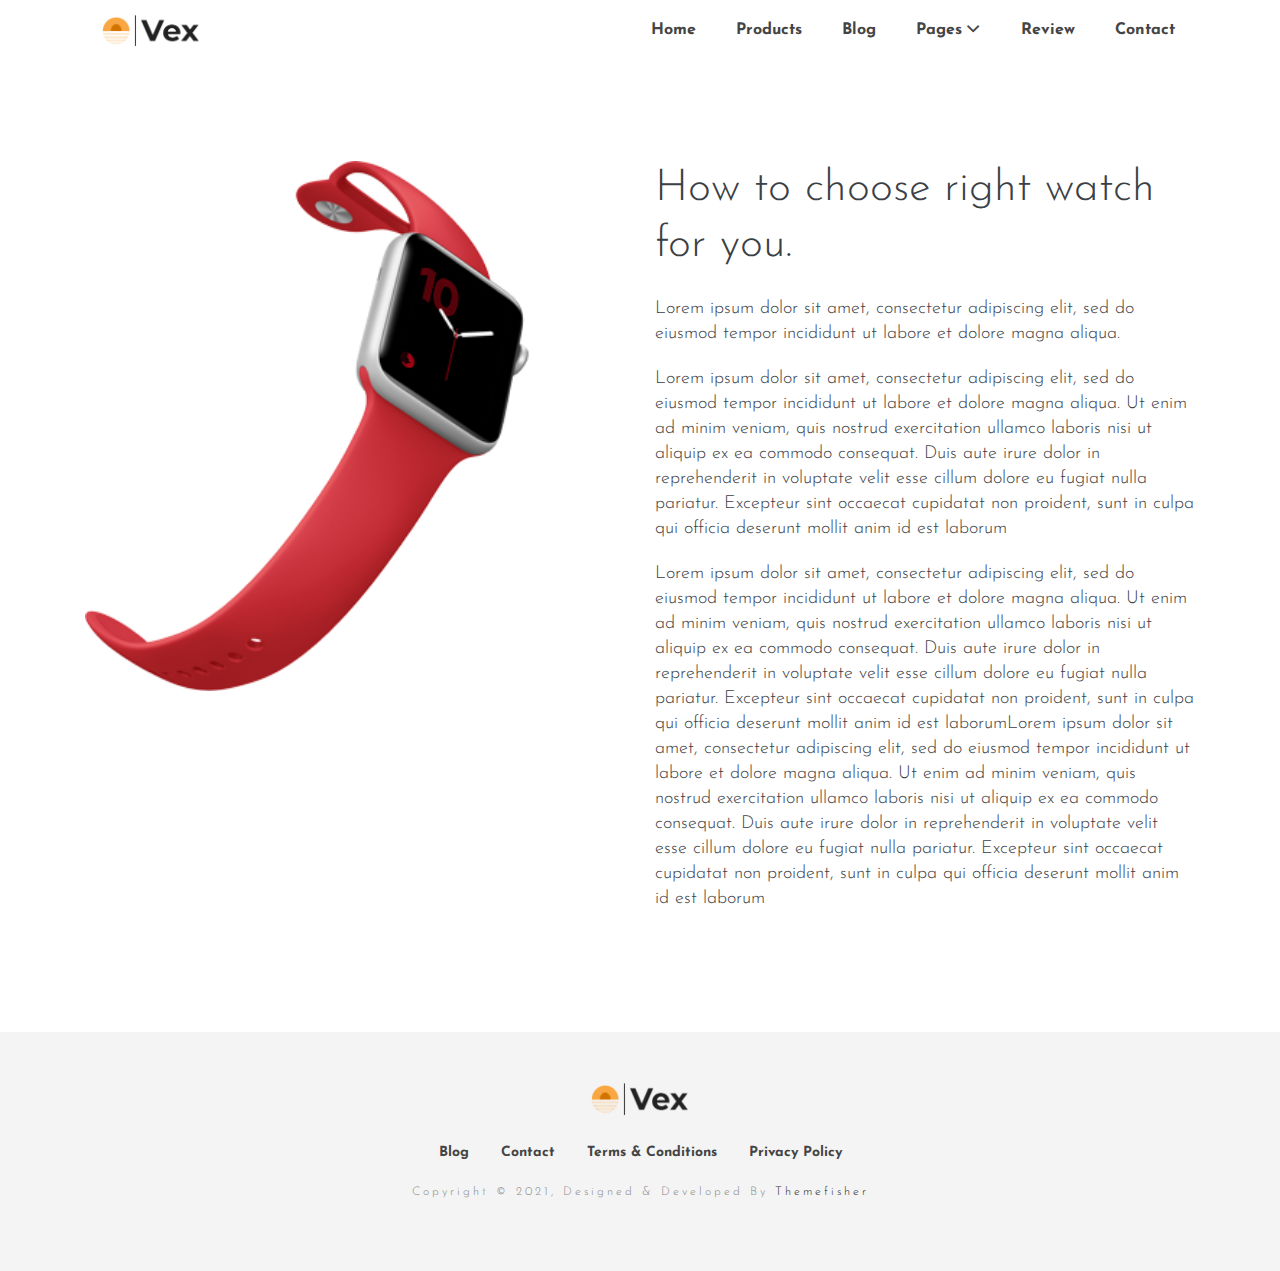
<file: theme/blog-details.html>
<!DOCTYPE html>

<!--
 // WEBSITE: https://themefisher.com
 // TWITTER: https://twitter.com/themefisher
 // FACEBOOK: https://www.facebook.com/themefisher
 // GITHUB: https://github.com/themefisher/
-->

<html lang="en">
<head>

  <!-- ** Basic Page Needs ** -->
  <meta charset="utf-8">
  <title>Vex - Product Landing Page Boostarp Template</title>

  <!-- ** Mobile Specific Metas ** -->
  <meta http-equiv="X-UA-Compatible" content="IE=edge">
  <meta name="description" content="Vex HTML Template">
  <meta name="viewport" content="width=device-width, initial-scale=1.0, maximum-scale=5.0">
  <meta name="author" content="Themefisher">
  <meta name="generator" content="Themefisher Vex HTML Template v1.0">
  
  <!-- ** Plugins Needed for the Project ** -->
  <link rel="stylesheet" href="https://fonts.googleapis.com/css?family=Droid&#43;Serif:400%7cJosefin&#43;Sans:300,400,600,700 ">
  <link rel="stylesheet" href="plugins/bootstrap/bootstrap.min.css ">
  <link rel="stylesheet" href="plugins/themefisher-font/themefisher-font.min.css ">
  <link rel="stylesheet" href="plugins/slick/slick.min.css ">
  
  <!-- Stylesheets -->
  <link href="css/style.css" rel="stylesheet">
  
  <!--Favicon-->
  <link rel="icon" href="images/favicon.png" type="image/x-icon">

</head><body id="body">
  
<!-- preloader start -->
<div class="preloader"></div>
<!-- preloader end -->

  
<header class="navigation sticky-top bg-white">
  <div class="container">
    <nav class="navbar navbar-expand-lg navbar-light">
      <a class="navbar-brand" href="index.html"> <img src="images/logo.png" alt="Vex" width="100px">
      </a>
      <button class="navbar-toggler p-0 border-0" type="button" data-toggle="collapse" data-target="#navigation"
        aria-controls="navigation" aria-expanded="false" aria-label="Toggle navigation">
        <span class="navbar-toggler-icon"></span>
      </button>

      <div class="collapse navbar-collapse text-center" id="navigation">
        <ul class="navbar-nav ml-auto mr-n0 mr-md-n3">

          <li class="nav-item">
            <a class="nav-link" href="index.html">Home</a>
          </li>

          <li class="nav-item">
            <a class="nav-link" href="products.html">Products</a>
          </li>

          <li class="nav-item">
            <a class="nav-link" href="blog.html">Blog</a>
          </li>

          <li class="nav-item dropdown">
            <a class="nav-link dropdown-toggle" href="#!" id="dropdown03" data-toggle="dropdown" aria-haspopup="true" aria-expanded="false">Pages <i class="tf-ion-chevron-down"></i></a>
            <ul class="dropdown-menu" aria-labelledby="dropdown03">
              <li><a class="dropdown-item" href="blog-details.html">Blog Details</a></li>
              <li><a class="dropdown-item" href="product-details.html">Product Details</a></li>
              <li><a class="dropdown-item" href="privacy-policy.html">Privacy Policy</a></li>
              <li><a class="dropdown-item" href="terms-conditions.html">Terms Conditions</a></li>
              
              <li class="dropdown dropdown-submenu dropright">
                <a class="dropdown-item dropdown-toggle" href="#!" id="dropdown0301" role="button" data-toggle="dropdown" aria-haspopup="true" aria-expanded="false">Sub Menu 01</a>
      
                <ul class="dropdown-menu" aria-labelledby="dropdown0301">
                  <li><a class="dropdown-item" href="index.html">Submenu 11</a></li>
                  <li><a class="dropdown-item" href="index.html">Submenu 12</a></li>
                </ul>
              </li>
              
              <li class="dropdown dropdown-submenu dropleft">
                <a class="dropdown-item dropdown-toggle" href="#!" id="dropdown0301" role="button" data-toggle="dropdown" aria-haspopup="true" aria-expanded="false">Sub Menu 02</a>
      
                <ul class="dropdown-menu" aria-labelledby="dropdown0301">
                  <li><a class="dropdown-item" href="index.html">Submenu 21</a></li>
                  <li><a class="dropdown-item" href="index.html">Submenu 22</a></li>
                </ul>
              </li>
            </ul>
          </li>

          <li class="nav-item">
            <a class="nav-link" href="index.html#testimonial">Review</a>
          </li>

          <li class="nav-item">
            <a class="nav-link" href="contact.html">Contact</a>
          </li>

        </ul>

      </div>
    </nav>
  </div>
</header>

<section class="section">
  <div class="container">
    <div class="row">
      <div class="col-md-5 mb-4 mb-md-0">
        <div class="sticky-image">
          <img class="img-fluid w-100" src="images/showcase/showcase-1.png" alt="How to choose right watch for you.">
        </div>
      </div>
      <div class="col-lg-6 col-md-7 offset-lg-1">
        <h1 class="mb-4">How to choose right watch for you.</h1>
        <div class="content">
          <p>Lorem ipsum dolor sit amet, consectetur adipiscing elit, sed do eiusmod tempor incididunt ut labore et dolore magna aliqua.</p>
          <p>Lorem ipsum dolor sit amet, consectetur adipiscing elit, sed do eiusmod tempor incididunt ut labore et dolore magna aliqua. Ut enim ad minim veniam, quis nostrud exercitation ullamco laboris nisi ut aliquip ex ea commodo consequat. Duis aute irure dolor in reprehenderit in voluptate velit esse cillum dolore eu fugiat nulla pariatur. Excepteur sint occaecat cupidatat non proident, sunt in culpa qui officia deserunt mollit anim id est laborum</p>
          <p>Lorem ipsum dolor sit amet, consectetur adipiscing elit, sed do eiusmod tempor incididunt ut labore et dolore magna aliqua. Ut enim ad minim veniam, quis nostrud exercitation ullamco laboris nisi ut aliquip ex ea commodo consequat. Duis aute irure dolor in reprehenderit in voluptate velit esse cillum dolore eu fugiat nulla pariatur. Excepteur sint occaecat cupidatat non proident, sunt in culpa qui officia deserunt mollit anim id est laborumLorem ipsum dolor sit amet, consectetur adipiscing elit, sed do eiusmod tempor incididunt ut labore et dolore magna aliqua. Ut enim ad minim veniam, quis nostrud exercitation ullamco laboris nisi ut aliquip ex ea commodo consequat. Duis aute irure dolor in reprehenderit in voluptate velit esse cillum dolore eu fugiat nulla pariatur. Excepteur sint occaecat cupidatat non proident, sunt in culpa qui officia deserunt mollit anim id est laborum</p>
        </div>
      </div>
    </div>
  </div>
</section>

<script src="plugins/jquery/jquery.js"></script>

<script src="plugins/bootstrap/bootstrap.min.js"></script>

<script src="plugins/slick/slick.min.js"></script>

<script src="js/script.js"></script>
</body>
</html>
<footer>
  <div class="container text-center">
    <div class="row">
      <div class="col-md-12">
        <div class="block">
          <a href="index.html" class="mb-4 d-inline-block"> <img src="images/logo.png" alt="Vex" width="100px"> </a>
          <ul class="list-inline footer-menu">
            
            <li class="list-inline-item">
              <a href="blog.html">Blog</a>
            </li>
            
            <li class="list-inline-item">
              <a href="contact.html">Contact</a>
            </li>
            
            <li class="list-inline-item">
              <a href="terms-conditions.html">Terms &amp; Conditions</a>
            </li>
            
            <li class="list-inline-item">
              <a href="privacy-policy.html">Privacy Policy</a>
            </li>
            
          </ul>
          <p class="copyright-text">Copyright &copy; 2021, Designed &amp; Developed By <a href="https://themefisher.com/">Themefisher</a></p>
        </div>
      </div>
    </div>
  </div>
</footer>
</file>
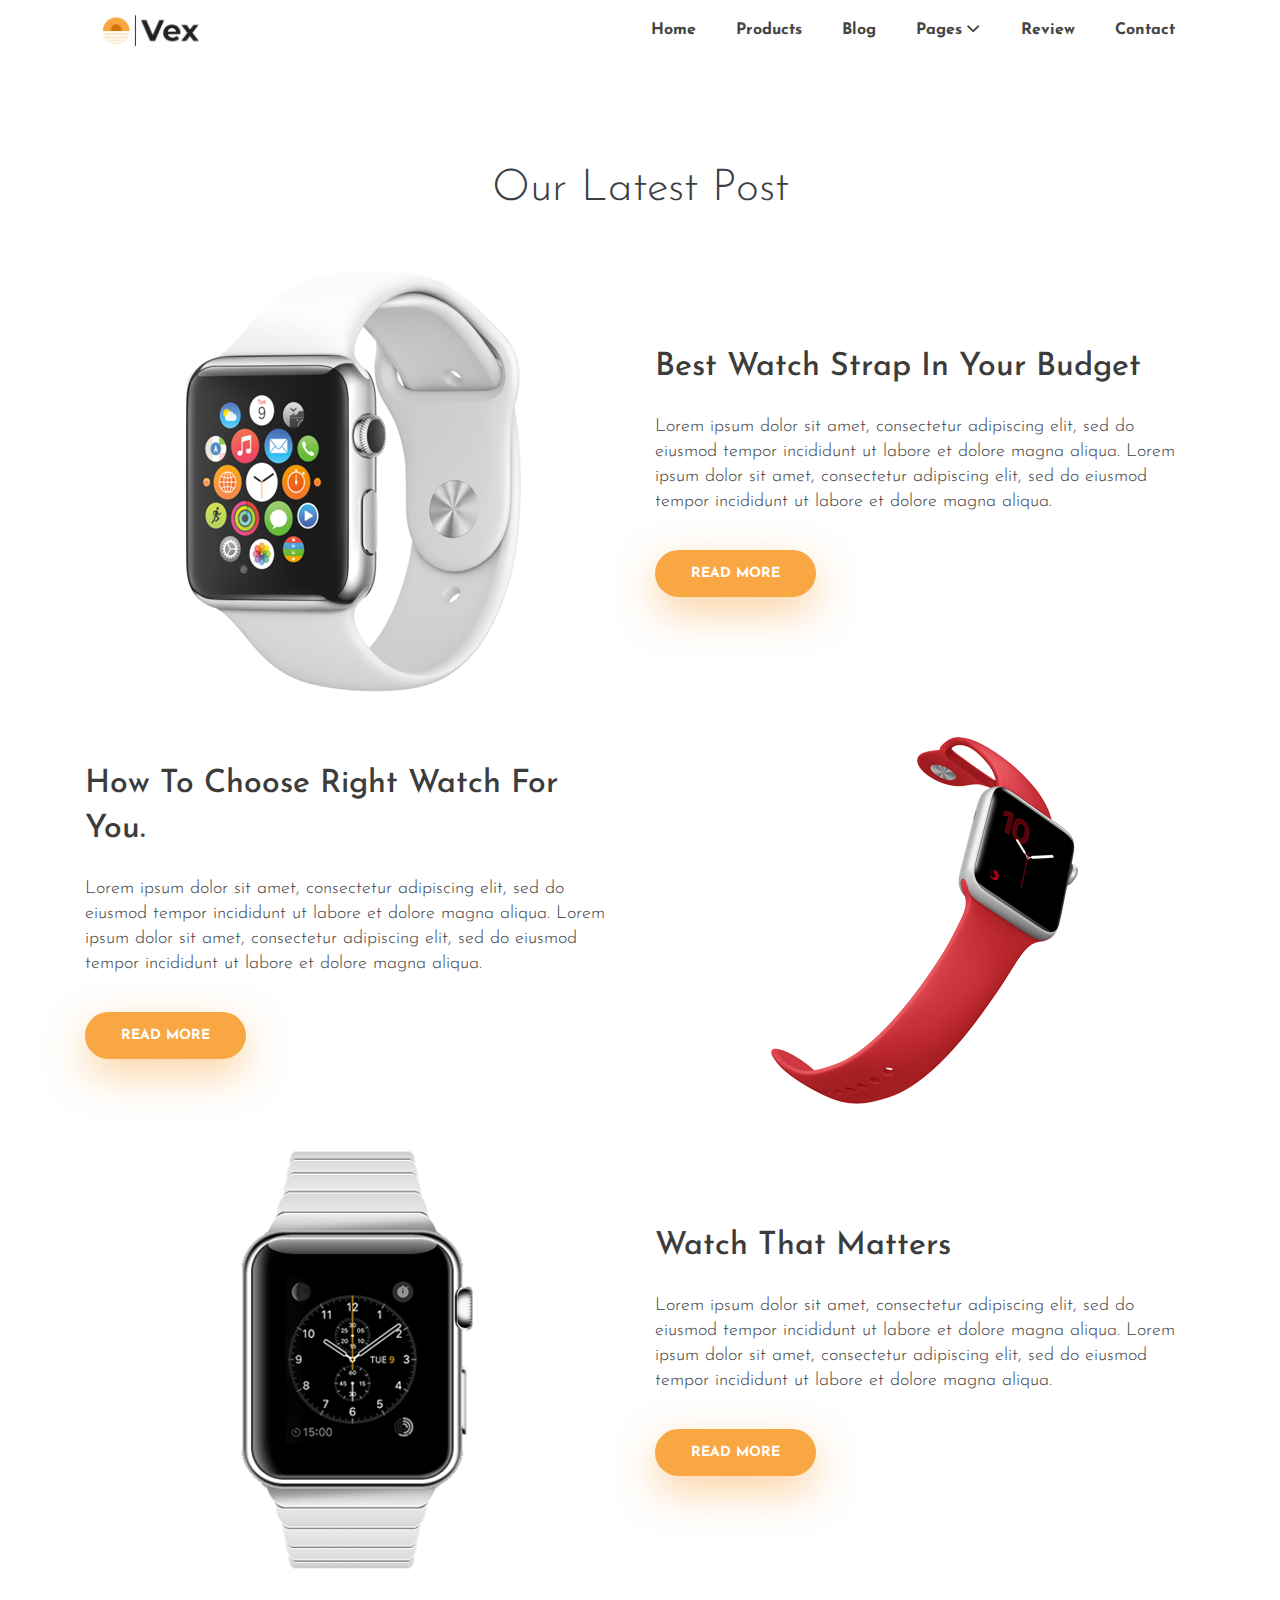
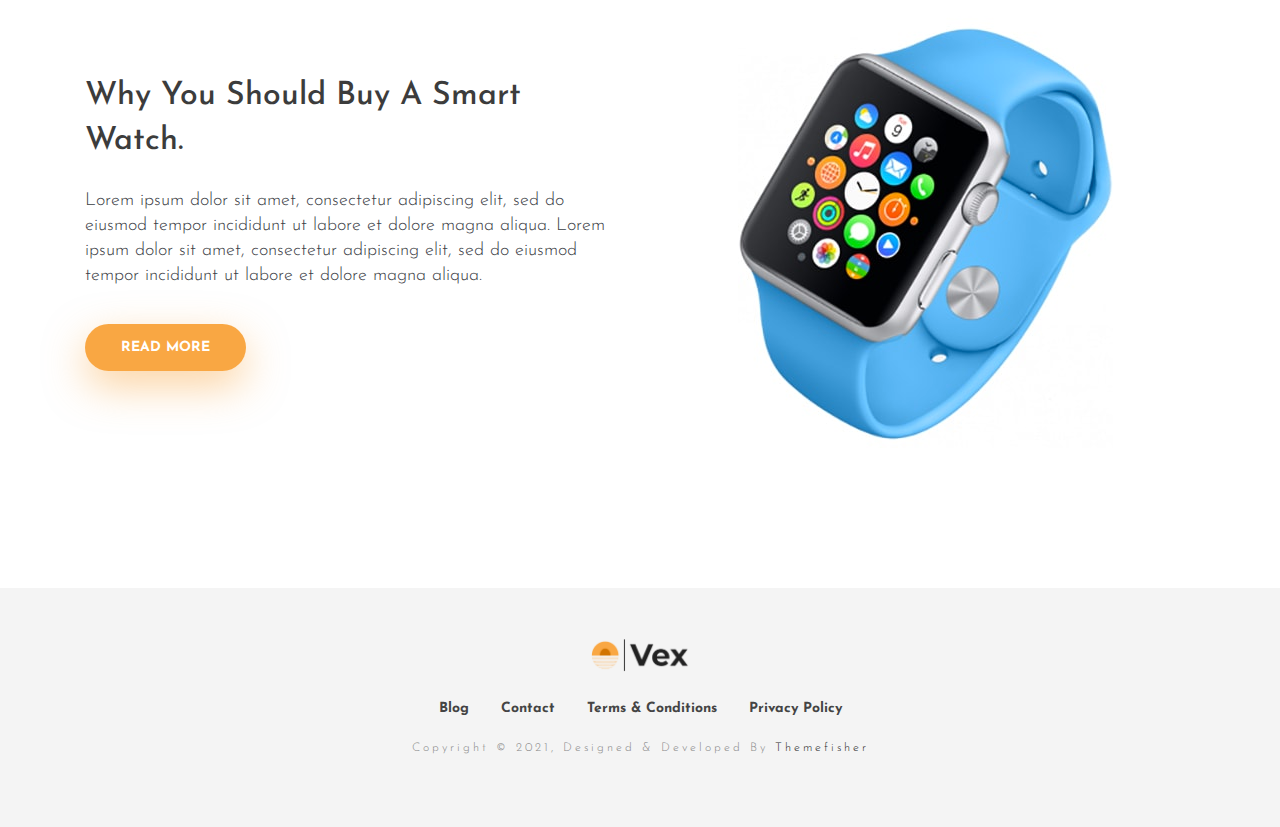
<file: theme/blog.html>
<!DOCTYPE html>

<!--
 // WEBSITE: https://themefisher.com
 // TWITTER: https://twitter.com/themefisher
 // FACEBOOK: https://www.facebook.com/themefisher
 // GITHUB: https://github.com/themefisher/
-->

<html lang="en">
<head>

  <!-- ** Basic Page Needs ** -->
  <meta charset="utf-8">
  <title>Vex - Product Landing Page Boostarp Template</title>

  <!-- ** Mobile Specific Metas ** -->
  <meta http-equiv="X-UA-Compatible" content="IE=edge">
  <meta name="description" content="Vex HTML Template">
  <meta name="viewport" content="width=device-width, initial-scale=1.0, maximum-scale=5.0">
  <meta name="author" content="Themefisher">
  <meta name="generator" content="Themefisher Vex HTML Template v1.0">
  
  <!-- ** Plugins Needed for the Project ** -->
  <link rel="stylesheet" href="https://fonts.googleapis.com/css?family=Droid&#43;Serif:400%7cJosefin&#43;Sans:300,400,600,700 ">
  <link rel="stylesheet" href="plugins/bootstrap/bootstrap.min.css ">
  <link rel="stylesheet" href="plugins/themefisher-font/themefisher-font.min.css ">
  <link rel="stylesheet" href="plugins/slick/slick.min.css ">
  
  <!-- Stylesheets -->
  <link href="css/style.css" rel="stylesheet">
  
  <!--Favicon-->
  <link rel="icon" href="images/favicon.png" type="image/x-icon">

</head><body id="body">
  
<!-- preloader start -->
<div class="preloader"></div>
<!-- preloader end -->

  
<header class="navigation sticky-top bg-white">
  <div class="container">
    <nav class="navbar navbar-expand-lg navbar-light">
      <a class="navbar-brand" href="index.html"> <img src="images/logo.png" alt="Vex" width="100px">
      </a>
      <button class="navbar-toggler p-0 border-0" type="button" data-toggle="collapse" data-target="#navigation"
        aria-controls="navigation" aria-expanded="false" aria-label="Toggle navigation">
        <span class="navbar-toggler-icon"></span>
      </button>

      <div class="collapse navbar-collapse text-center" id="navigation">
        <ul class="navbar-nav ml-auto mr-n0 mr-md-n3">

          <li class="nav-item">
            <a class="nav-link" href="index.html">Home</a>
          </li>

          <li class="nav-item">
            <a class="nav-link" href="products.html">Products</a>
          </li>

          <li class="nav-item">
            <a class="nav-link" href="blog.html">Blog</a>
          </li>

          <li class="nav-item dropdown">
            <a class="nav-link dropdown-toggle" href="#!" id="dropdown03" data-toggle="dropdown" aria-haspopup="true" aria-expanded="false">Pages <i class="tf-ion-chevron-down"></i></a>
            <ul class="dropdown-menu" aria-labelledby="dropdown03">
              <li><a class="dropdown-item" href="blog-details.html">Blog Details</a></li>
              <li><a class="dropdown-item" href="product-details.html">Product Details</a></li>
              <li><a class="dropdown-item" href="privacy-policy.html">Privacy Policy</a></li>
              <li><a class="dropdown-item" href="terms-conditions.html">Terms Conditions</a></li>
              
              <li class="dropdown dropdown-submenu dropright">
                <a class="dropdown-item dropdown-toggle" href="#!" id="dropdown0301" role="button" data-toggle="dropdown" aria-haspopup="true" aria-expanded="false">Sub Menu 01</a>
      
                <ul class="dropdown-menu" aria-labelledby="dropdown0301">
                  <li><a class="dropdown-item" href="index.html">Submenu 11</a></li>
                  <li><a class="dropdown-item" href="index.html">Submenu 12</a></li>
                </ul>
              </li>
              
              <li class="dropdown dropdown-submenu dropleft">
                <a class="dropdown-item dropdown-toggle" href="#!" id="dropdown0301" role="button" data-toggle="dropdown" aria-haspopup="true" aria-expanded="false">Sub Menu 02</a>
      
                <ul class="dropdown-menu" aria-labelledby="dropdown0301">
                  <li><a class="dropdown-item" href="index.html">Submenu 21</a></li>
                  <li><a class="dropdown-item" href="index.html">Submenu 22</a></li>
                </ul>
              </li>
            </ul>
          </li>

          <li class="nav-item">
            <a class="nav-link" href="index.html#testimonial">Review</a>
          </li>

          <li class="nav-item">
            <a class="nav-link" href="contact.html">Contact</a>
          </li>

        </ul>

      </div>
    </nav>
  </div>
</header>

<section class="feature-list section">
  <div class="container">
    <div class="row">
      <div class="col-12 text-center mb-5">
        <h1>Our Latest Post</h1>
      </div>
    </div>
    
    <div class="row mb-40">
      <div class="col-md-6 text-center mb-5 mb-lg-0">
        <img class="img-fluid" src="images/showcase/showcase-3.png" alt="">
      </div>
      <div class="col-md-6 align-self-center text-center text-md-left">
        <div class="content">
          <h4 class="subheading"><a class="link-title" href="blog-details.html">Best Watch Strap In Your Budget</a></h4>
          <p>Lorem ipsum dolor sit amet, consectetur adipiscing elit, sed do eiusmod tempor incididunt ut labore et dolore magna aliqua.
Lorem ipsum dolor sit amet, consectetur adipiscing elit, sed do eiusmod tempor incididunt ut labore et dolore magna aliqua.</p>
          <a href="blog-details.html" class="btn btn-main btn-main-sm">Read More</a>
        </div>
      </div>
    </div>
    
    <div class="row mb-40">
      <div class="col-md-6 order-md-1 order-2 align-self-center text-center text-md-left">
        <div class="content">
          <h4 class="subheading"><a class="link-title" href="blog-details.html">How to choose right watch for you.</a></h4>
          <p>Lorem ipsum dolor sit amet, consectetur adipiscing elit, sed do eiusmod tempor incididunt ut labore et dolore magna aliqua.
Lorem ipsum dolor sit amet, consectetur adipiscing elit, sed do eiusmod tempor incididunt ut labore et dolore magna aliqua.</p>
          <a href="blog-details.html" class="btn btn-main btn-main-sm">Read More</a>
        </div>
      </div>
      <div class="col-md-6 order-md-2 order-1 text-center mb-5 mb-lg-0">
        <img class="img-fluid" src="images/showcase/showcase-1.png" alt="">
      </div>
    </div>
    
    
    <div class="row mb-40">
      <div class="col-md-6 text-center mb-5 mb-lg-0">
        <img class="img-fluid" src="images/showcase/showcase-4.png" alt="">
      </div>
      <div class="col-md-6 align-self-center text-center text-md-left">
        <div class="content">
          <h4 class="subheading"><a class="link-title" href="blog-details.html">Watch That Matters</a></h4>
          <p>Lorem ipsum dolor sit amet, consectetur adipiscing elit, sed do eiusmod tempor incididunt ut labore et dolore magna aliqua.
Lorem ipsum dolor sit amet, consectetur adipiscing elit, sed do eiusmod tempor incididunt ut labore et dolore magna aliqua.</p>
          <a href="blog-details.html" class="btn btn-main btn-main-sm">Read More</a>
        </div>
      </div>
    </div>
    
    <div class="row mb-40">
      <div class="col-md-6 order-md-1 order-2 align-self-center text-center text-md-left">
        <div class="content">
          <h4 class="subheading"><a class="link-title" href="blog-details.html">Why You Should Buy a Smart Watch.</a></h4>
          <p>Lorem ipsum dolor sit amet, consectetur adipiscing elit, sed do eiusmod tempor incididunt ut labore et dolore magna aliqua.
Lorem ipsum dolor sit amet, consectetur adipiscing elit, sed do eiusmod tempor incididunt ut labore et dolore magna aliqua.</p>
          <a href="blog-details.html" class="btn btn-main btn-main-sm">Read More</a>
        </div>
      </div>
      <div class="col-md-6 order-md-2 order-1 text-center mb-5 mb-lg-0">
        <img class="img-fluid" src="images/showcase/showcase-2.png" alt="">
      </div>
    </div>
    
    
  </div>
</section>

<script src="plugins/jquery/jquery.js"></script>

<script src="plugins/bootstrap/bootstrap.min.js"></script>

<script src="plugins/slick/slick.min.js"></script>

<script src="js/script.js"></script>
</body>
</html>
<footer>
  <div class="container text-center">
    <div class="row">
      <div class="col-md-12">
        <div class="block">
          <a href="index.html" class="mb-4 d-inline-block"> <img src="images/logo.png" alt="Vex" width="100px"> </a>
          <ul class="list-inline footer-menu">
            
            <li class="list-inline-item">
              <a href="blog.html">Blog</a>
            </li>
            
            <li class="list-inline-item">
              <a href="contact.html">Contact</a>
            </li>
            
            <li class="list-inline-item">
              <a href="terms-conditions.html">Terms &amp; Conditions</a>
            </li>
            
            <li class="list-inline-item">
              <a href="privacy-policy.html">Privacy Policy</a>
            </li>
            
          </ul>
          <p class="copyright-text">Copyright &copy; 2021, Designed &amp; Developed By <a href="https://themefisher.com/">Themefisher</a></p>
        </div>
      </div>
    </div>
  </div>
</footer>
</file>
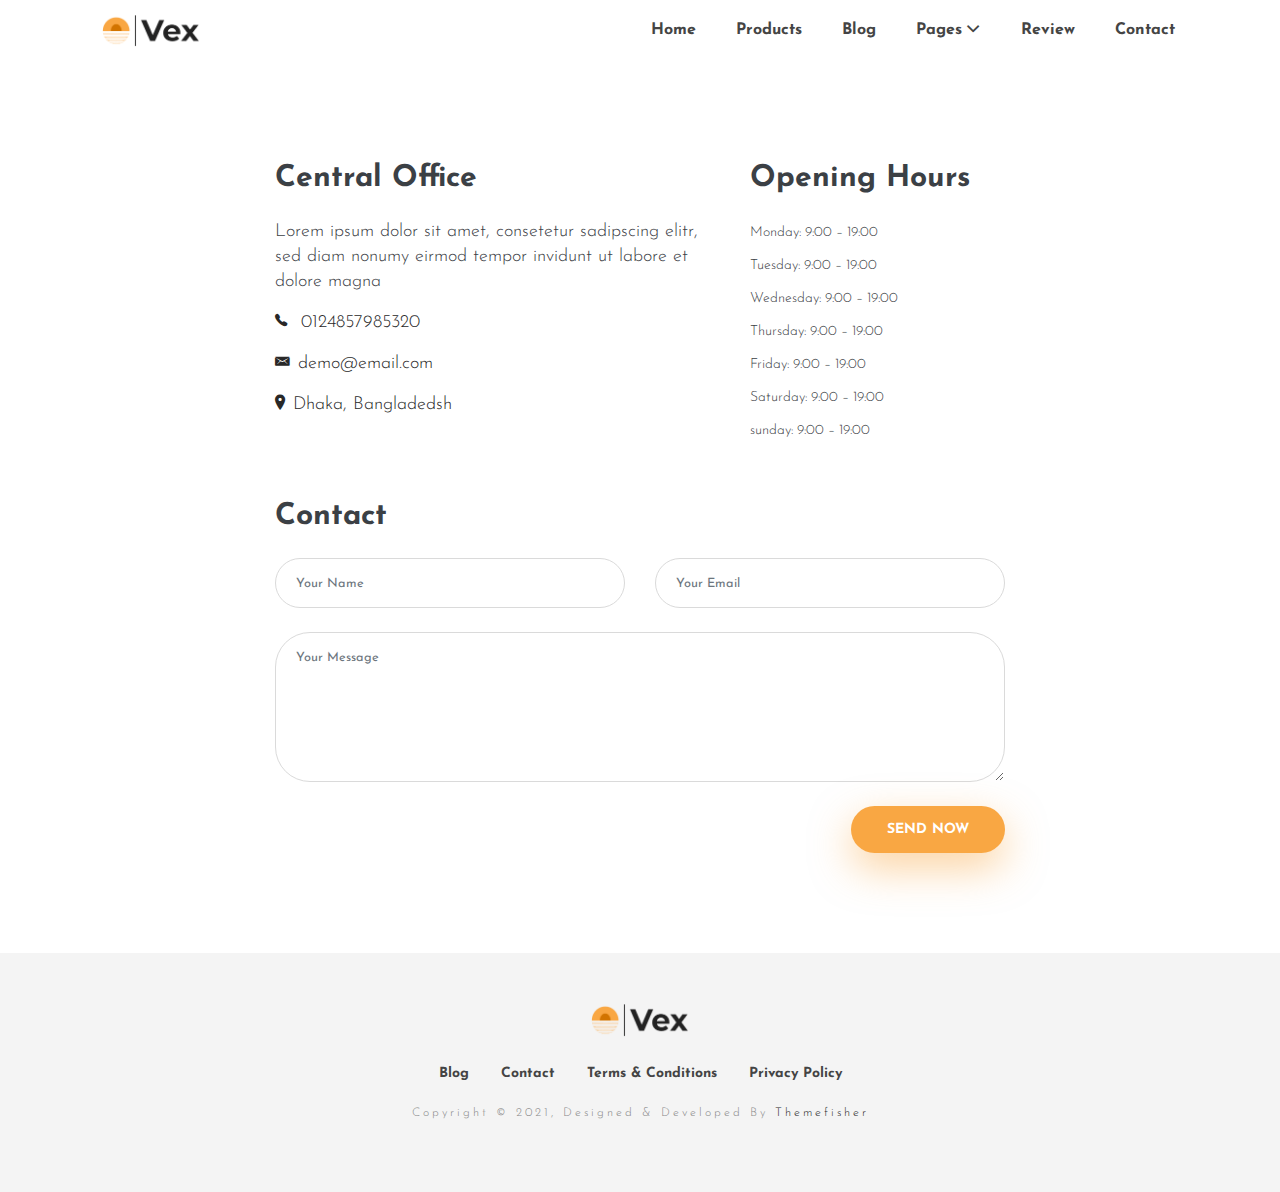
<file: theme/contact.html>
<!DOCTYPE html>

<!--
 // WEBSITE: https://themefisher.com
 // TWITTER: https://twitter.com/themefisher
 // FACEBOOK: https://www.facebook.com/themefisher
 // GITHUB: https://github.com/themefisher/
-->

<html lang="en">
<head>

  <!-- ** Basic Page Needs ** -->
  <meta charset="utf-8">
  <title>Vex - Product Landing Page Boostarp Template</title>

  <!-- ** Mobile Specific Metas ** -->
  <meta http-equiv="X-UA-Compatible" content="IE=edge">
  <meta name="description" content="Vex HTML Template">
  <meta name="viewport" content="width=device-width, initial-scale=1.0, maximum-scale=5.0">
  <meta name="author" content="Themefisher">
  <meta name="generator" content="Themefisher Vex HTML Template v1.0">
  
  <!-- ** Plugins Needed for the Project ** -->
  <link rel="stylesheet" href="https://fonts.googleapis.com/css?family=Droid&#43;Serif:400%7cJosefin&#43;Sans:300,400,600,700 ">
  <link rel="stylesheet" href="plugins/bootstrap/bootstrap.min.css ">
  <link rel="stylesheet" href="plugins/themefisher-font/themefisher-font.min.css ">
  <link rel="stylesheet" href="plugins/slick/slick.min.css ">
  
  <!-- Stylesheets -->
  <link href="css/style.css" rel="stylesheet">
  
  <!--Favicon-->
  <link rel="icon" href="images/favicon.png" type="image/x-icon">

</head><body id="body">
  
<!-- preloader start -->
<div class="preloader"></div>
<!-- preloader end -->

  
<header class="navigation sticky-top bg-white">
  <div class="container">
    <nav class="navbar navbar-expand-lg navbar-light">
      <a class="navbar-brand" href="index.html"> <img src="images/logo.png" alt="Vex" width="100px">
      </a>
      <button class="navbar-toggler p-0 border-0" type="button" data-toggle="collapse" data-target="#navigation"
        aria-controls="navigation" aria-expanded="false" aria-label="Toggle navigation">
        <span class="navbar-toggler-icon"></span>
      </button>

      <div class="collapse navbar-collapse text-center" id="navigation">
        <ul class="navbar-nav ml-auto mr-n0 mr-md-n3">

          <li class="nav-item">
            <a class="nav-link" href="index.html">Home</a>
          </li>

          <li class="nav-item">
            <a class="nav-link" href="products.html">Products</a>
          </li>

          <li class="nav-item">
            <a class="nav-link" href="blog.html">Blog</a>
          </li>

          <li class="nav-item dropdown">
            <a class="nav-link dropdown-toggle" href="#!" id="dropdown03" data-toggle="dropdown" aria-haspopup="true" aria-expanded="false">Pages <i class="tf-ion-chevron-down"></i></a>
            <ul class="dropdown-menu" aria-labelledby="dropdown03">
              <li><a class="dropdown-item" href="blog-details.html">Blog Details</a></li>
              <li><a class="dropdown-item" href="product-details.html">Product Details</a></li>
              <li><a class="dropdown-item" href="privacy-policy.html">Privacy Policy</a></li>
              <li><a class="dropdown-item" href="terms-conditions.html">Terms Conditions</a></li>
              
              <li class="dropdown dropdown-submenu dropright">
                <a class="dropdown-item dropdown-toggle" href="#!" id="dropdown0301" role="button" data-toggle="dropdown" aria-haspopup="true" aria-expanded="false">Sub Menu 01</a>
      
                <ul class="dropdown-menu" aria-labelledby="dropdown0301">
                  <li><a class="dropdown-item" href="index.html">Submenu 11</a></li>
                  <li><a class="dropdown-item" href="index.html">Submenu 12</a></li>
                </ul>
              </li>
              
              <li class="dropdown dropdown-submenu dropleft">
                <a class="dropdown-item dropdown-toggle" href="#!" id="dropdown0301" role="button" data-toggle="dropdown" aria-haspopup="true" aria-expanded="false">Sub Menu 02</a>
      
                <ul class="dropdown-menu" aria-labelledby="dropdown0301">
                  <li><a class="dropdown-item" href="index.html">Submenu 21</a></li>
                  <li><a class="dropdown-item" href="index.html">Submenu 22</a></li>
                </ul>
              </li>
            </ul>
          </li>

          <li class="nav-item">
            <a class="nav-link" href="index.html#testimonial">Review</a>
          </li>

          <li class="nav-item">
            <a class="nav-link" href="contact.html">Contact</a>
          </li>

        </ul>

      </div>
    </nav>
  </div>
</header>

<section class="section">
  <div class="container">
    <div class="row justify-content-center">
      
      <div class="col-lg-5 col-sm-6 mb-5">
        <h2 class="font-weight-bold mb-4">Central Office</h2>
        <p>Lorem ipsum dolor sit amet, consetetur sadipscing elitr, sed diam nonumy eirmod tempor invidunt ut labore et dolore magna</p>
        <ul class="list-unstyled contact-list">
          <li class="mb-3"><a href="tel:0124857985320"><i class="tf-ion-ios-telephone mr-2"></i>
              0124857985320</a></li>
          <li class="mb-3"><a href="mailto:demo@email.com"><i class="tf-ion-email mr-2"></i>demo@email.com</a></li>
          <li class="mb-3"><i class="tf-ion-ios-location mr-2"></i>Dhaka, Bangladedsh
          </li>
        </ul>
      </div>
      
      <div class="col-lg-3 col-sm-6 mb-5">
        
        <h2 class="font-weight-bold mb-4">Opening Hours</h2>
        <ul class="list-unstyled">
          
          <li class="mb-2">Monday: 9:00 – 19:00</li>
          
          <li class="mb-2">Tuesday: 9:00 – 19:00</li>
          
          <li class="mb-2">Wednesday: 9:00 – 19:00</li>
          
          <li class="mb-2">Thursday: 9:00 – 19:00</li>
          
          <li class="mb-2">Friday: 9:00 – 19:00</li>
          
          <li class="mb-2">Saturday: 9:00 – 19:00</li>
          
          <li class="mb-2">sunday: 9:00 – 19:00</li>
          
        </ul>
        
      </div>
    </div>
    <div class="row justify-content-center">
      <div class="col-lg-8">
        <h2 class="font-weight-bold mb-4">Contact</h2>
        <form action="#" method="POST" class="row">
          <div class="col-lg-6 mb-3">
            <input type="text" class="form-control mb-2" id="name" name="name" placeholder="Your Name" required>
          </div>
          <div class="col-lg-6 mb-3">
            <input type="email" class="form-control mb-2" id="email" name="email" placeholder="Your Email" required>
          </div>
          <div class="col-12 mb-3">
            <textarea name="message" id="message" class="form-control mb-2" placeholder="Your Message" required></textarea>
          </div>
          <div class="col-12 text-right">
            <button type="submit" value="send" class="btn btn-main btn-main-sm">Send Now</button>
          </div>
        </form>
      </div>
    </div>
  </div>
</section>

<script src="plugins/jquery/jquery.js"></script>

<script src="plugins/bootstrap/bootstrap.min.js"></script>

<script src="plugins/slick/slick.min.js"></script>

<script src="js/script.js"></script>
</body>
</html>
<footer>
  <div class="container text-center">
    <div class="row">
      <div class="col-md-12">
        <div class="block">
          <a href="index.html" class="mb-4 d-inline-block"> <img src="images/logo.png" alt="Vex" width="100px"> </a>
          <ul class="list-inline footer-menu">
            
            <li class="list-inline-item">
              <a href="blog.html">Blog</a>
            </li>
            
            <li class="list-inline-item">
              <a href="contact.html">Contact</a>
            </li>
            
            <li class="list-inline-item">
              <a href="terms-conditions.html">Terms &amp; Conditions</a>
            </li>
            
            <li class="list-inline-item">
              <a href="privacy-policy.html">Privacy Policy</a>
            </li>
            
          </ul>
          <p class="copyright-text">Copyright &copy; 2021, Designed &amp; Developed By <a href="https://themefisher.com/">Themefisher</a></p>
        </div>
      </div>
    </div>
  </div>
</footer>
</file>
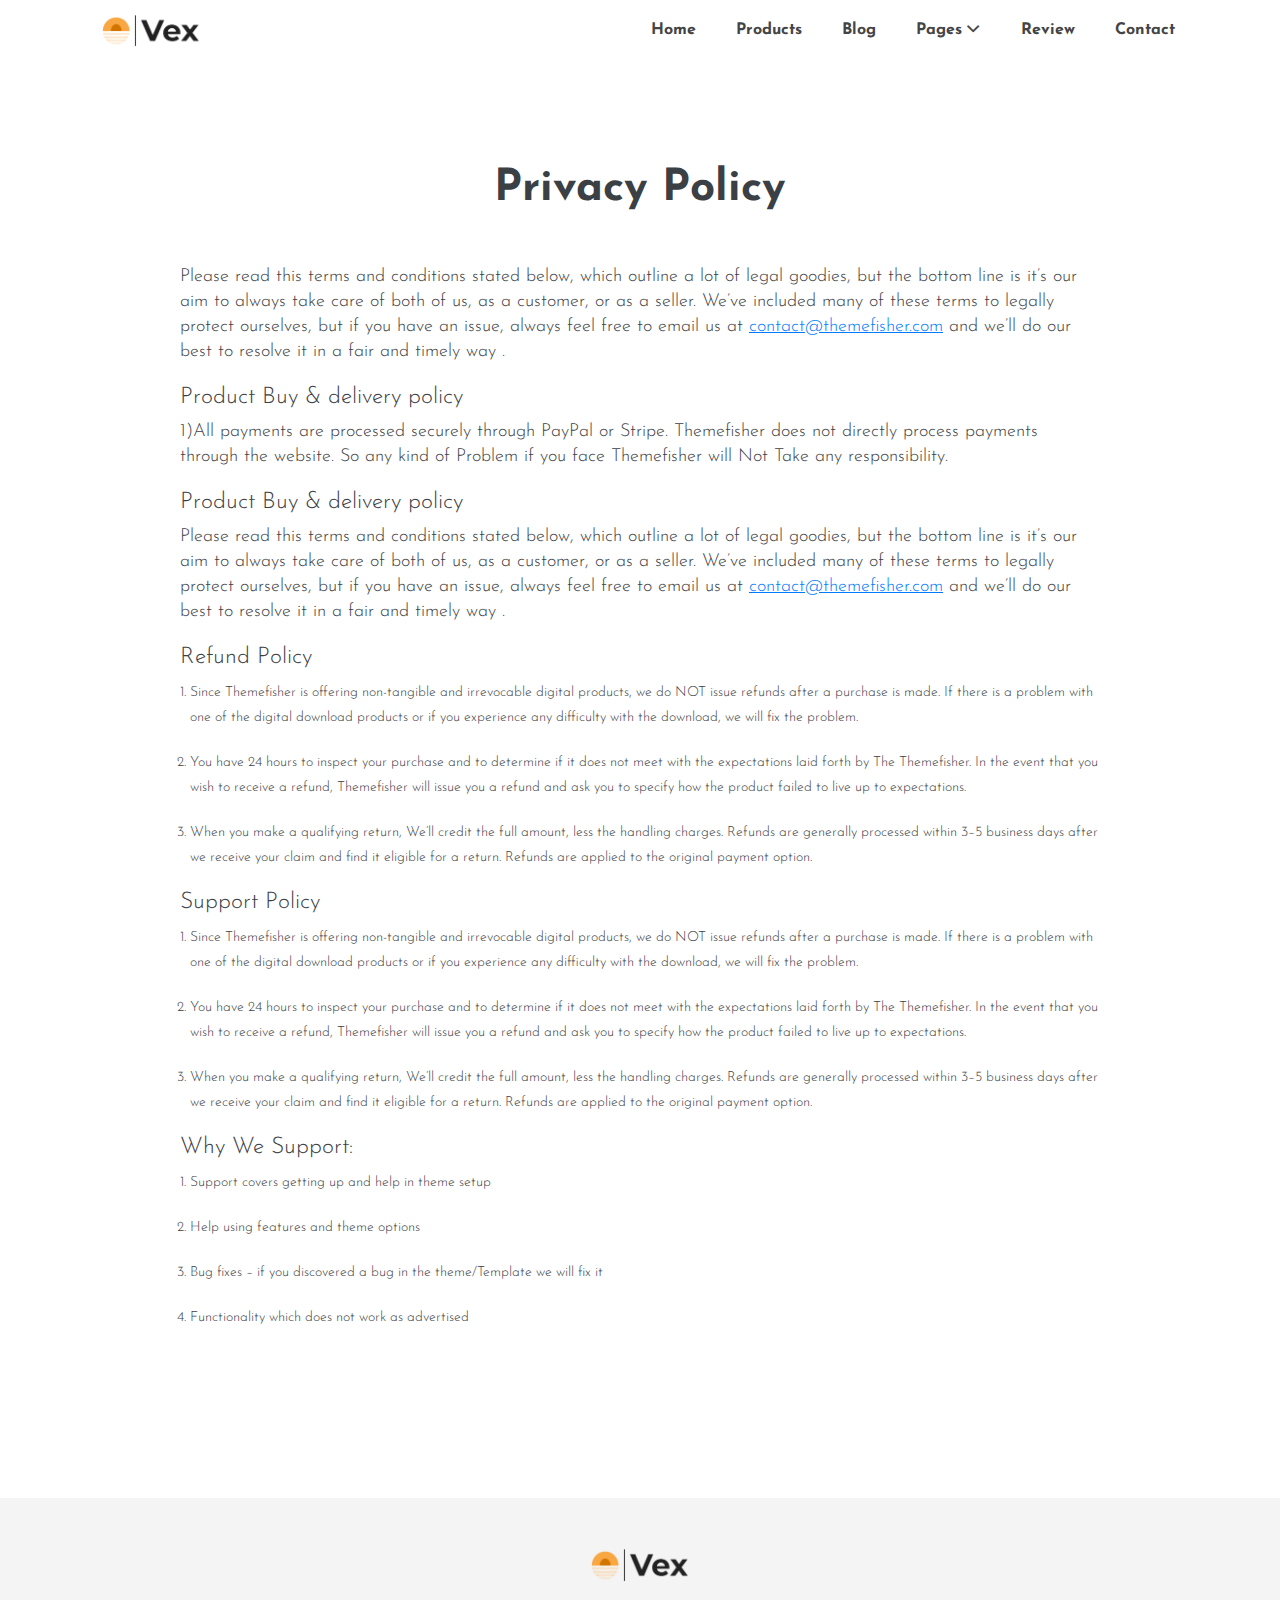
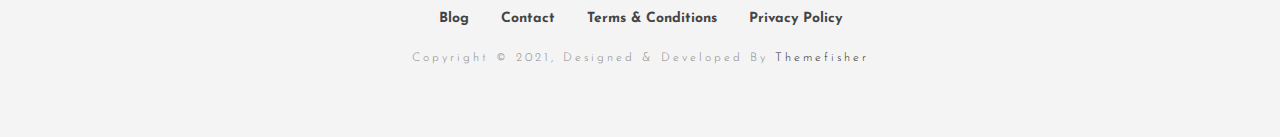
<file: theme/privacy-policy.html>
<!DOCTYPE html>

<!--
 // WEBSITE: https://themefisher.com
 // TWITTER: https://twitter.com/themefisher
 // FACEBOOK: https://www.facebook.com/themefisher
 // GITHUB: https://github.com/themefisher/
-->

<html lang="en">
<head>

  <!-- ** Basic Page Needs ** -->
  <meta charset="utf-8">
  <title>Vex - Product Landing Page Boostarp Template</title>

  <!-- ** Mobile Specific Metas ** -->
  <meta http-equiv="X-UA-Compatible" content="IE=edge">
  <meta name="description" content="Vex HTML Template">
  <meta name="viewport" content="width=device-width, initial-scale=1.0, maximum-scale=5.0">
  <meta name="author" content="Themefisher">
  <meta name="generator" content="Themefisher Vex HTML Template v1.0">
  
  <!-- ** Plugins Needed for the Project ** -->
  <link rel="stylesheet" href="https://fonts.googleapis.com/css?family=Droid&#43;Serif:400%7cJosefin&#43;Sans:300,400,600,700 ">
  <link rel="stylesheet" href="plugins/bootstrap/bootstrap.min.css ">
  <link rel="stylesheet" href="plugins/themefisher-font/themefisher-font.min.css ">
  <link rel="stylesheet" href="plugins/slick/slick.min.css ">
  
  <!-- Stylesheets -->
  <link href="css/style.css" rel="stylesheet">
  
  <!--Favicon-->
  <link rel="icon" href="images/favicon.png" type="image/x-icon">

</head><body id="body">
  
<!-- preloader start -->
<div class="preloader"></div>
<!-- preloader end -->

  
<header class="navigation sticky-top bg-white">
  <div class="container">
    <nav class="navbar navbar-expand-lg navbar-light">
      <a class="navbar-brand" href="index.html"> <img src="images/logo.png" alt="Vex" width="100px">
      </a>
      <button class="navbar-toggler p-0 border-0" type="button" data-toggle="collapse" data-target="#navigation"
        aria-controls="navigation" aria-expanded="false" aria-label="Toggle navigation">
        <span class="navbar-toggler-icon"></span>
      </button>

      <div class="collapse navbar-collapse text-center" id="navigation">
        <ul class="navbar-nav ml-auto mr-n0 mr-md-n3">

          <li class="nav-item">
            <a class="nav-link" href="index.html">Home</a>
          </li>

          <li class="nav-item">
            <a class="nav-link" href="products.html">Products</a>
          </li>

          <li class="nav-item">
            <a class="nav-link" href="blog.html">Blog</a>
          </li>

          <li class="nav-item dropdown">
            <a class="nav-link dropdown-toggle" href="#!" id="dropdown03" data-toggle="dropdown" aria-haspopup="true" aria-expanded="false">Pages <i class="tf-ion-chevron-down"></i></a>
            <ul class="dropdown-menu" aria-labelledby="dropdown03">
              <li><a class="dropdown-item" href="blog-details.html">Blog Details</a></li>
              <li><a class="dropdown-item" href="product-details.html">Product Details</a></li>
              <li><a class="dropdown-item" href="privacy-policy.html">Privacy Policy</a></li>
              <li><a class="dropdown-item" href="terms-conditions.html">Terms Conditions</a></li>
              
              <li class="dropdown dropdown-submenu dropright">
                <a class="dropdown-item dropdown-toggle" href="#!" id="dropdown0301" role="button" data-toggle="dropdown" aria-haspopup="true" aria-expanded="false">Sub Menu 01</a>
      
                <ul class="dropdown-menu" aria-labelledby="dropdown0301">
                  <li><a class="dropdown-item" href="index.html">Submenu 11</a></li>
                  <li><a class="dropdown-item" href="index.html">Submenu 12</a></li>
                </ul>
              </li>
              
              <li class="dropdown dropdown-submenu dropleft">
                <a class="dropdown-item dropdown-toggle" href="#!" id="dropdown0301" role="button" data-toggle="dropdown" aria-haspopup="true" aria-expanded="false">Sub Menu 02</a>
      
                <ul class="dropdown-menu" aria-labelledby="dropdown0301">
                  <li><a class="dropdown-item" href="index.html">Submenu 21</a></li>
                  <li><a class="dropdown-item" href="index.html">Submenu 22</a></li>
                </ul>
              </li>
            </ul>
          </li>

          <li class="nav-item">
            <a class="nav-link" href="index.html#testimonial">Review</a>
          </li>

          <li class="nav-item">
            <a class="nav-link" href="contact.html">Contact</a>
          </li>

        </ul>

      </div>
    </nav>
  </div>
</header>

<section class="section">
  <div class="container">
    <div class="row justify-content-center">
      <div class="col-lg-10 text-center mb-5">
        <h1 class="font-weight-bold">Privacy Policy</h1>
      </div>
      <div class="col-lg-10 mb-5">
        <div class="content">
          <p>Please read this terms and conditions stated below, which outline a lot of legal goodies, but the bottom line is it’s our aim to always take care of both of us, as a customer, or as a seller. We’ve included many of these terms to legally protect ourselves, but if you have an issue, always feel free to email us at <a href="mailto:contact@themefisher.com">contact@themefisher.com</a> and we’ll do our best to resolve it in a fair and timely way .</p>
          <h3 id="product-buy--delivery-policy">Product Buy &amp; delivery policy</h3>
          <p>1)All payments are processed securely through PayPal or Stripe. Themefisher does not directly process payments through the website. So any kind of Problem if you face Themefisher will Not Take any responsibility.</p>
          <h3 id="product-buy--delivery-policy-1">Product Buy &amp; delivery policy</h3>
          <p>Please read this terms and conditions stated below, which outline a lot of legal goodies, but the bottom line is it’s our aim to always take care of both of us, as a customer, or as a seller. We’ve included many of these terms to legally protect ourselves, but if you have an issue, always feel free to email us at <a href="mailto:contact@themefisher.com">contact@themefisher.com</a> and we’ll do our best to resolve it in a fair and timely way .</p>
          <h3 id="refund-policy">Refund Policy</h3>
          <ol>
          <li>Since Themefisher is offering non-tangible and irrevocable digital products, we do NOT issue refunds after a purchase is made. If there is a problem with one of the digital download products or if you experience any difficulty with the download, we will fix the problem.</li>
          <li>You have 24 hours to inspect your purchase and to determine if it does not meet with the expectations laid forth by The Themefisher. In the event that you wish to receive a refund, Themefisher will issue you a refund and ask you to specify how the product failed to live up to expectations.</li>
          <li>When you make a qualifying return, We’ll credit the full amount, less the handling charges. Refunds are generally processed within 3–5 business days after we receive your claim and find it eligible for a return. Refunds are applied to the original payment option.</li>
          </ol>
          <h3 id="support-policy">Support Policy</h3>
          <ol>
          <li>Since Themefisher is offering non-tangible and irrevocable digital products, we do NOT issue refunds after a purchase is made. If there is a problem with one of the digital download products or if you experience any difficulty with the download, we will fix the problem.</li>
          <li>You have 24 hours to inspect your purchase and to determine if it does not meet with the expectations laid forth by The Themefisher. In the event that you wish to receive a refund, Themefisher will issue you a refund and ask you to specify how the product failed to live up to expectations.</li>
          <li>When you make a qualifying return, We’ll credit the full amount, less the handling charges. Refunds are generally processed within 3–5 business days after we receive your claim and find it eligible for a return. Refunds are applied to the original payment option.</li>
          </ol>
          <h3 id="why-we-support">Why We Support:</h3>
          <ol>
            <li>Support covers getting up and help in theme setup</li>
            <li>Help using features and theme options</li>
            <li>Bug fixes – if you discovered a bug in the theme/Template we will fix it</li>
            <li>Functionality which does not work as advertised</li>
          </ol>
        </div>
      </div>
    </div>
  </div>
</section>

<script src="plugins/jquery/jquery.js"></script>

<script src="plugins/bootstrap/bootstrap.min.js"></script>

<script src="plugins/slick/slick.min.js"></script>

<script src="js/script.js"></script>
</body>
</html>
<footer>
  <div class="container text-center">
    <div class="row">
      <div class="col-md-12">
        <div class="block">
          <a href="index.html" class="mb-4 d-inline-block"> <img src="images/logo.png" alt="Vex" width="100px"> </a>
          <ul class="list-inline footer-menu">
            
            <li class="list-inline-item">
              <a href="blog.html">Blog</a>
            </li>
            
            <li class="list-inline-item">
              <a href="contact.html">Contact</a>
            </li>
            
            <li class="list-inline-item">
              <a href="terms-conditions.html">Terms &amp; Conditions</a>
            </li>
            
            <li class="list-inline-item">
              <a href="privacy-policy.html">Privacy Policy</a>
            </li>
            
          </ul>
          <p class="copyright-text">Copyright &copy; 2021, Designed &amp; Developed By <a href="https://themefisher.com/">Themefisher</a></p>
        </div>
      </div>
    </div>
  </div>
</footer>
</file>
<file: theme/css/style.css>
/**
 * WEBSITE: https://themefisher.com
 * TWITTER: https://twitter.com/themefisher
 * FACEBOOK: https://www.facebook.com/themefisher
 * GITHUB: https://github.com/themefisher/
 */

/*--
    Common Css
--*/
html {
  overflow-x: hidden;
}

body {
  font-size: 14px;
  font-weight: 300;
  line-height: 25px;
  color: #3b4045;
  font-family: "Josefin Sans", sans-serif;
  -webkit-font-smoothing: antialiased;
}

.preloader {
  position: fixed;
  top: 0;
  left: 0;
  right: 0;
  bottom: 0;
  background-color: #fff;
  z-index: 999999;
}

h1,
h2,
h3,
h4,
h5,
h6 {
  font-weight: 300;
  margin: 0px;
}

h1,
.h1 {
  font-size: 44px;
  line-height: 56px;
}

h2,
.h2 {
  font-size: 30px;
  line-height: 35px;
}

h3,
.h3 {
  font-size: 23px;
  line-height: 25px;
}

h4,
.h4 {
  font-size: 20px;
  line-height: 24px;
  font-weight: 400;
}

p {
  font-size: 18px;
  line-height: 25px;
}

ul {
  padding: 0;
  margin: 0;
  list-style: none;
}

a {
  transition: all 0.2s ease-in-out 0s;
}

.mt-100 {
  margin-top: 100px;
}

.bg-1 {
  background-image: url(../images/call-to-action.jpg);
}

.bg-orange {
  background: #f9a743;
}

.bg-opacity {
  position: relative;
}
.bg-opacity:before {
  content: "";
  position: absolute;
  top: 0;
  left: 0;
  right: 0;
  bottom: 0;
  background: rgba(0, 0, 0, 0.7);
}

a:focus,
.btn:focus,
.btn:active:focus {
  box-shadow: none;
  outline: 0 none;
}

a,
a:active,
a:focus,
a:active {
  text-decoration: none;
}

.section {
  padding: 100px 0;
}

.font-size-60 {
  font-size: 60px;
  line-height: 1.2;
}
@media (max-width: 575px) {
  .font-size-60 {
    font-size: 40px;
  }
}

.mb-10 {
  margin-bottom: 10px;
}

.mb-40 {
  margin-bottom: 40px;
}

.slick-slide {
  outline: 0;
}

/*--
    custom heading
--*/
.text-center {
  text-align: center;
}

.heading {
  text-align: center;
  color: #777777;
  padding-bottom: 70px;
}
.heading h2 {
  color: #3c3c3c;
  padding-bottom: 15px;
  text-transform: capitalize;
  font-weight: 700;
  font-size: 40px;
  line-height: 40px;
}
.heading p {
  font-size: 17px;
  line-height: 24px;
  font-weight: 300;
}

.subheading {
  color: #3c3c3c;
  padding-bottom: 15px;
  text-transform: capitalize;
  font-weight: 500;
  font-size: 32px;
  line-height: 45px;
}

.btn {
  border-radius: 0;
  text-decoration: none !important;
}

.btn-main {
  color: #fff;
  border-radius: 30px;
  font-size: 18px;
  padding: 15px 40px;
  display: inline-block;
  background-color: #f9a743;
  box-shadow: 0 15px 40px rgba(249, 167, 68, 0.5);
  background-image: linear-gradient(bottom, rgba(255, 239, 206, 0) 0%, rgba(255, 239, 206, 0.25) 100%);
}
.btn-main:hover, .btn-main:focus {
  background-color: #f9a743;
  color: #fff;
}

.btn-main-sm {
  padding: 12px 35px;
  text-transform: uppercase;
  font-size: 14px;
  font-weight: bold;
}

/* navigation */
.navbar-brand {
  color: #444;
  font-size: 25px;
  margin: 0;
  line-height: 1;
}

.nav-link {
  font-size: 16px;
  font-weight: bold;
  padding: 10px 20px !important;
}

.navbar-light .navbar-nav .nav-link {
  color: #444;
}

.lang-list {
  border: 0;
  margin: 10px 20px;
  font-size: 16px;
  cursor: pointer;
}

.navigation .dropdown-menu {
  padding: 0px;
  border: 0;
  border-radius: 0px;
  background-color: #f5f5f5;
}
@media (max-width: 991px) {
  .navigation .dropdown-menu {
    text-align: center;
    float: left !important;
    width: 100%;
    margin: 0;
  }
}
.navigation .dropdown-menu li:first-child {
  margin-top: 5px;
}
.navigation .dropdown-menu li:last-child {
  margin-bottom: 5px;
}
.navigation .dropdown-toggle::after {
  display: none;
}
.navigation .dropdown-toggle > i {
  font-size: 14px;
}
.navigation .dropleft .dropdown-menu,
.navigation .dropright .dropdown-menu {
  margin: 0;
}
.navigation .dropleft .dropdown-toggle::before,
.navigation .dropright .dropdown-toggle::after {
  font-weight: bold;
  font-family: "themefisher-font";
  border: 0;
  font-size: 10px;
  vertical-align: 1px;
  display: inline-block;
}
.navigation .dropleft .dropdown-toggle::before {
  margin-right: 5px;
  content: "\f124";
}
.navigation .dropright .dropdown-toggle::after {
  margin-left: 5px;
  content: "\f125";
}
.navigation .dropdown-item {
  color: #444;
  padding: 0.6rem 1rem 0.35rem;
  font-weight: 600;
  font-size: 15px;
}
.navigation .dropdown-submenu.active > .dropdown-toggle,
.navigation .dropdown-submenu:hover > .dropdown-item,
.navigation .dropdown-item.active,
.navigation .dropdown-item:hover {
  background: #f9a743;
  color: white;
}
@media (min-width: 992px) {
  .navigation .dropdown-menu {
    transition: all 0.2s ease-in, visibility 0s linear 0.2s, transform 0.2s linear;
    display: block;
    visibility: hidden;
    opacity: 0;
    min-width: 200px;
    margin-top: 8px;
  }
  .navigation .dropdown-menu li:first-child {
    margin-top: 10px;
  }
  .navigation .dropdown-menu li:last-child {
    margin-bottom: 10px;
  }
  .navigation .dropleft .dropdown-menu,
.navigation .dropright .dropdown-menu {
    margin-top: -9px;
  }
  .navigation .dropdown:hover > .dropdown-menu {
    visibility: visible;
    transition: all 0.45s ease 0s;
    opacity: 1;
  }
}

.navbar-collapse.show {
  overflow-y: auto;
  overflow-x: hidden;
  max-height: calc(100vh - 80px);
}

.navbar-toggler:focus {
  outline: 0;
}

/* cart */
.cart {
  background: transparent;
  border: 0;
  position: relative;
}
.cart i {
  font-size: 20px;
}
@media (max-width: 991px) {
  .cart {
    position: absolute;
    top: 23px;
    right: 90px;
  }
}
.cart .badge {
  position: absolute;
  top: -5px;
  border-radius: 50%;
  right: -10px;
}
.cart:focus {
  outline: 0;
}

.badge-primary {
  background-color: #f9a743;
}

/*--
    Feature-list start
--*/
.feature-list .btn-main {
  margin-top: 15px;
}

/*--
  Gallery start
--*/
.gallery {
  padding-bottom: 100px;
}
.gallery .owl-item {
  overflow: hidden;
  position: relative;
}
.gallery .block {
  padding: 20px;
  position: relative;
}
.gallery .block:hover .gallery-overlay {
  transform: scale(1);
  opacity: 1;
  border-radius: 0;
}
.gallery .gallery-overlay {
  position: absolute;
  bottom: 15px;
  left: 15px;
  right: 15px;
  top: 15px;
  background: rgba(255, 255, 255, 0.85);
  text-decoration: none;
  color: inherit;
  transform: scale(0.7);
  transition: 0.3s ease-in-out;
  z-index: 2;
  opacity: 0;
  border-radius: 50%;
}
.gallery .gallery-overlay .gallery-popup {
  text-align: center;
  position: absolute;
  top: 50%;
  left: 50%;
  transform: translate(-50%, -50%);
  background: #f9a743;
  padding: 5px 10px;
  border-radius: 40px;
  width: 50px;
  height: 50px;
}
.gallery .gallery-overlay .gallery-popup i {
  color: #fff;
  font-size: 30px;
  line-height: 40px;
  display: inline-block;
}

/*--
    service start
--*/
.testimonials .testimonial-block {
  padding: 0 10px;
}
.testimonials .testimonial-block i {
  font-size: 40px;
  display: inline-block;
  margin-bottom: 20px;
  color: #f9a743;
}
.testimonials .testimonial-block p {
  font-family: "Droid Serif", serif;
  font-size: 14px;
  color: #777;
}
.testimonials .testimonial-block .author-details {
  margin-top: 30px;
}
.testimonials .testimonial-block .author-details img {
  border-radius: 50%;
  width: 50px;
}
.testimonials .testimonial-block .author-details h4 {
  font-weight: 700;
  font-size: 20px;
  margin-top: 10px;
}

/*--
    call-to-action start
--*/
.call-to-action {
  background-attachment: fixed;
  background-repeat: no-repeat;
  background-size: cover;
}

.input-group {
  margin-top: 30px;
  position: relative;
}
.input-group .btn-submit {
  padding: 10.5px 40px !important;
  position: absolute;
  border-top-left-radius: 0;
  border-bottom-left-radius: 0;
  top: 0;
  right: 0;
}
.input-group input {
  height: 50px;
  border-radius: 40px;
  border: none;
  padding-left: 15px;
  box-shadow: none;
  display: table-cell;
}

.footer-menu a {
  font-size: 14;
  font-weight: 700;
  color: #444;
  padding: 10px;
}

footer {
  text-align: center;
  background: #f4f4f4;
  padding: 50px 0px;
}
footer .footer-logo {
  color: #555;
  display: block;
}
footer p.copyright-text {
  font-weight: 300;
  font-size: 12px;
  color: #888;
  letter-spacing: 3px;
  margin-top: 15px;
}
footer p.copyright-text a {
  color: #282828;
}
footer p.copyright-text a:hover {
  text-decoration: none;
}

p.price {
  font-size: 30px;
  font-family: "Droid Serif", serif;
}

s.price {
  color: red;
  font-size: 25px;
  font-family: "Droid Serif", serif;
}

.product-info {
  text-align: center;
}
.product-info .price {
  font-size: 100%;
}

.contact-list li,
.contact-list a {
  color: #282828;
  font-size: 18px;
}

.form-control {
  border: 1px solid #dadada;
  border-radius: 35px;
  height: 50px;
  padding-left: 20px;
  padding-right: 20px;
}
.form-control:focus {
  border-color: #f9a743;
  box-shadow: none;
}
.form-control::-moz-placeholder {
  font-size: 80%;
}
.form-control::placeholder {
  font-size: 80%;
}

textarea.form-control {
  height: 150px;
  padding-top: 15px;
}

.sticky-image {
  position: -webkit-sticky;
  position: sticky;
  top: 100px;
  z-index: 1;
}

/* product sinngle page */
.product-image-slider {
  position: -webkit-sticky;
  position: sticky;
  top: 80px;
}
.product-image-slider .slick-list {
  margin-bottom: 10px;
  border-radius: 5px;
}
.product-image-slider .slick-dots {
  margin-top: 10px;
  padding-left: 0;
  display: flex;
}
.product-image-slider .slick-dots li {
  list-style-type: none;
  margin: 10px;
  border-radius: 5px;
  padding: 10px;
  cursor: pointer;
}
.product-image-slider .slick-dots li:first-child {
  margin-left: 0;
}
.product-image-slider .slick-dots li:last-child {
  margin-right: 0;
}
.product-image-slider .slick-dots li img {
  max-height: 80px;
  height: auto;
  max-width: 100%;
}

/* content style */
.content * {
  margin-bottom: 20px;
}
.content a {
  text-decoration: underline;
}
.content h1,
.content h2,
.content h3,
.content h4,
.content h5,
.content h6 {
  margin-bottom: 10px;
}
.content ol,
.content ul {
  padding-left: 10px;
}
.content table {
  text-align: left;
  width: 100%;
  max-width: 100%;
  margin-bottom: 1rem;
  border: 1px solid #dee2e6;
}
.content table th,
.content table td {
  padding: 0.75rem;
  vertical-align: top;
  border: 1px solid #dee2e6;
}
.content table thead {
  background: #d5d5d5;
}
.content table tbody {
  background: #dadada;
}
.content table tbody td {
  text-align: left !important;
}
.content blockquote {
  border-left: 1px solid #f9a743;
  padding: 20px;
}
.content blockquote p {
  margin-bottom: 0;
  font-style: italic;
  font-size: 22px;
  font-weight: 500;
}
.content pre {
  padding: 10px 20px;
  background: #dadada;
}

.link-title {
  color: inherit;
  text-decoration: none !important;
}
.link-title:hover {
  color: #f9a743;
}
/*# sourceMappingURL=style.css.map */
</file>
<file: theme/plugins/themefisher-font/themefisher-font.min.css>
@font-face{font-family:themefisher-font;src:url(fonts/themefisher-font.eot?ug5hnh);src:url(fonts/themefisher-font.eot?ug5hnh#iefix) format('embedded-opentype'),url(fonts/themefisher-font.ttf?ug5hnh) format('truetype'),url(fonts/themefisher-font.woff?ug5hnh) format('woff'),url(fonts/themefisher-font.svg?ug5hnh#themefisher-font) format('svg');font-weight:400;font-style:normal}[class*=" tf-"],[class^=tf-]{font-family:themefisher-font!important;speak:none;font-style:normal;font-weight:400;font-variant:normal;text-transform:none;line-height:1;-webkit-font-smoothing:antialiased;-moz-osx-font-smoothing:grayscale}.tf-ion-alert-circled:before{content:"\f100"}.tf-ion-alert:before{content:"\f101"}.tf-ion-android-add-circle:before{content:"\f359"}.tf-ion-android-add:before{content:"\f2c7"}.tf-ion-android-alarm-clock:before{content:"\f35a"}.tf-ion-android-alert:before{content:"\f35b"}.tf-ion-android-apps:before{content:"\f35c"}.tf-ion-android-archive:before{content:"\f2c9"}.tf-ion-android-arrow-back:before{content:"\f2ca"}.tf-ion-android-arrow-down:before{content:"\f35d"}.tf-ion-android-arrow-dropdown-circle:before{content:"\f35e"}.tf-ion-android-arrow-dropdown:before{content:"\f35f"}.tf-ion-android-arrow-dropleft-circle:before{content:"\f360"}.tf-ion-android-arrow-dropleft:before{content:"\f361"}.tf-ion-android-arrow-dropright-circle:before{content:"\f362"}.tf-ion-android-arrow-dropright:before{content:"\f363"}.tf-ion-android-arrow-dropup-circle:before{content:"\f364"}.tf-ion-android-arrow-dropup:before{content:"\f365"}.tf-ion-android-arrow-forward:before{content:"\f30f"}.tf-ion-android-arrow-up:before{content:"\f366"}.tf-ion-android-attach:before{content:"\f367"}.tf-ion-android-bar:before{content:"\f368"}.tf-ion-android-bicycle:before{content:"\f369"}.tf-ion-android-boat:before{content:"\f36a"}.tf-ion-android-bookmark:before{content:"\f36b"}.tf-ion-android-bulb:before{content:"\f36c"}.tf-ion-android-bus:before{content:"\f36d"}.tf-ion-android-calendar:before{content:"\f2d1"}.tf-ion-android-call:before{content:"\f2d2"}.tf-ion-android-camera:before{content:"\f2d3"}.tf-ion-android-cancel:before{content:"\f36e"}.tf-ion-android-car:before{content:"\f36f"}.tf-ion-android-cart:before{content:"\f370"}.tf-ion-android-chat:before{content:"\f2d4"}.tf-ion-android-checkbox-blank:before{content:"\f371"}.tf-ion-android-checkbox-outline-blank:before{content:"\f372"}.tf-ion-android-checkbox-outline:before{content:"\f373"}.tf-ion-android-checkbox:before{content:"\f374"}.tf-ion-android-checkmark-circle:before{content:"\f375"}.tf-ion-android-clipboard:before{content:"\f376"}.tf-ion-android-close:before{content:"\f2d7"}.tf-ion-android-cloud-circle:before{content:"\f377"}.tf-ion-android-cloud-done:before{content:"\f378"}.tf-ion-android-cloud-outline:before{content:"\f379"}.tf-ion-android-cloud:before{content:"\f37a"}.tf-ion-android-color-palette:before{content:"\f37b"}.tf-ion-android-compass:before{content:"\f37c"}.tf-ion-android-contact:before{content:"\f2d8"}.tf-ion-android-contacts:before{content:"\f2d9"}.tf-ion-android-contract:before{content:"\f37d"}.tf-ion-android-create:before{content:"\f37e"}.tf-ion-android-delete:before{content:"\f37f"}.tf-ion-android-desktop:before{content:"\f380"}.tf-ion-android-document:before{content:"\f381"}.tf-ion-android-done-all:before{content:"\f382"}.tf-ion-android-done:before{content:"\f383"}.tf-ion-android-download:before{content:"\f2dd"}.tf-ion-android-drafts:before{content:"\f384"}.tf-ion-android-exit:before{content:"\f385"}.tf-ion-android-expand:before{content:"\f386"}.tf-ion-android-favorite-outline:before{content:"\f387"}.tf-ion-android-favorite:before{content:"\f388"}.tf-ion-android-film:before{content:"\f389"}.tf-ion-android-folder-open:before{content:"\f38a"}.tf-ion-android-folder:before{content:"\f2e0"}.tf-ion-android-funnel:before{content:"\f38b"}.tf-ion-android-globe:before{content:"\f38c"}.tf-ion-android-hand:before{content:"\f2e3"}.tf-ion-android-hangout:before{content:"\f38d"}.tf-ion-android-happy:before{content:"\f38e"}.tf-ion-android-home:before{content:"\f38f"}.tf-ion-android-image:before{content:"\f2e4"}.tf-ion-android-laptop:before{content:"\f390"}.tf-ion-android-list:before{content:"\f391"}.tf-ion-android-locate:before{content:"\f2e9"}.tf-ion-android-lock:before{content:"\f392"}.tf-ion-android-mail:before{content:"\f2eb"}.tf-ion-android-map:before{content:"\f393"}.tf-ion-android-menu:before{content:"\f394"}.tf-ion-android-microphone-off:before{content:"\f395"}.tf-ion-android-microphone:before{content:"\f2ec"}.tf-ion-android-more-horizontal:before{content:"\f396"}.tf-ion-android-more-vertical:before{content:"\f397"}.tf-ion-android-navigate:before{content:"\f398"}.tf-ion-android-notifications-none:before{content:"\f399"}.tf-ion-android-notifications-off:before{content:"\f39a"}.tf-ion-android-notifications:before{content:"\f39b"}.tf-ion-android-open:before{content:"\f39c"}.tf-ion-android-options:before{content:"\f39d"}.tf-ion-android-people:before{content:"\f39e"}.tf-ion-android-person-add:before{content:"\f39f"}.tf-ion-android-person:before{content:"\f3a0"}.tf-ion-android-phone-landscape:before{content:"\f3a1"}.tf-ion-android-phone-portrait:before{content:"\f3a2"}.tf-ion-android-pin:before{content:"\f3a3"}.tf-ion-android-plane:before{content:"\f3a4"}.tf-ion-android-playstore:before{content:"\f2f0"}.tf-ion-android-print:before{content:"\f3a5"}.tf-ion-android-radio-button-off:before{content:"\f3a6"}.tf-ion-android-radio-button-on:before{content:"\f3a7"}.tf-ion-android-refresh:before{content:"\f3a8"}.tf-ion-android-remove-circle:before{content:"\f3a9"}.tf-ion-android-remove:before{content:"\f2f4"}.tf-ion-android-restaurant:before{content:"\f3aa"}.tf-ion-android-sad:before{content:"\f3ab"}.tf-ion-android-search:before{content:"\f2f5"}.tf-ion-android-send:before{content:"\f2f6"}.tf-ion-android-settings:before{content:"\f2f7"}.tf-ion-android-share-alt:before{content:"\f3ac"}.tf-ion-android-share:before{content:"\f2f8"}.tf-ion-android-star-half:before{content:"\f3ad"}.tf-ion-android-star-outline:before{content:"\f3ae"}.tf-ion-android-star:before{content:"\f2fc"}.tf-ion-android-stopwatch:before{content:"\f2fd"}.tf-ion-android-subway:before{content:"\f3af"}.tf-ion-android-sunny:before{content:"\f3b0"}.tf-ion-android-sync:before{content:"\f3b1"}.tf-ion-android-textsms:before{content:"\f3b2"}.tf-ion-android-time:before{content:"\f3b3"}.tf-ion-android-train:before{content:"\f3b4"}.tf-ion-android-unlock:before{content:"\f3b5"}.tf-ion-android-upload:before{content:"\f3b6"}.tf-ion-android-volume-down:before{content:"\f3b7"}.tf-ion-android-volume-mute:before{content:"\f3b8"}.tf-ion-android-volume-off:before{content:"\f3b9"}.tf-ion-android-volume-up:before{content:"\f3ba"}.tf-ion-android-walk:before{content:"\f3bb"}.tf-ion-android-warning:before{content:"\f3bc"}.tf-ion-android-watch:before{content:"\f3bd"}.tf-ion-android-wifi:before{content:"\f305"}.tf-ion-aperture:before{content:"\f313"}.tf-ion-archive:before{content:"\f102"}.tf-ion-arrow-down-a:before{content:"\f103"}.tf-ion-arrow-down-b:before{content:"\f104"}.tf-ion-arrow-down-c:before{content:"\f105"}.tf-ion-arrow-expand:before{content:"\f25e"}.tf-ion-arrow-graph-down-left:before{content:"\f25f"}.tf-ion-arrow-graph-down-right:before{content:"\f260"}.tf-ion-arrow-graph-up-left:before{content:"\f261"}.tf-ion-arrow-graph-up-right:before{content:"\f262"}.tf-ion-arrow-left-a:before{content:"\f106"}.tf-ion-arrow-left-b:before{content:"\f107"}.tf-ion-arrow-left-c:before{content:"\f108"}.tf-ion-arrow-move:before{content:"\f263"}.tf-ion-arrow-resize:before{content:"\f264"}.tf-ion-arrow-return-left:before{content:"\f265"}.tf-ion-arrow-return-right:before{content:"\f266"}.tf-ion-arrow-right-a:before{content:"\f109"}.tf-ion-arrow-right-b:before{content:"\f10a"}.tf-ion-arrow-right-c:before{content:"\f10b"}.tf-ion-arrow-shrink:before{content:"\f267"}.tf-ion-arrow-swap:before{content:"\f268"}.tf-ion-arrow-up-a:before{content:"\f10c"}.tf-ion-arrow-up-b:before{content:"\f10d"}.tf-ion-arrow-up-c:before{content:"\f10e"}.tf-ion-asterisk:before{content:"\f314"}.tf-ion-at:before{content:"\f10f"}.tf-ion-backspace-outline:before{content:"\f3be"}.tf-ion-backspace:before{content:"\f3bf"}.tf-ion-bag:before{content:"\f110"}.tf-ion-battery-charging:before{content:"\f111"}.tf-ion-battery-empty:before{content:"\f112"}.tf-ion-battery-full:before{content:"\f113"}.tf-ion-battery-half:before{content:"\f114"}.tf-ion-battery-low:before{content:"\f115"}.tf-ion-beaker:before{content:"\f269"}.tf-ion-beer:before{content:"\f26a"}.tf-ion-bluetooth:before{content:"\f116"}.tf-ion-bonfire:before{content:"\f315"}.tf-ion-bookmark:before{content:"\f26b"}.tf-ion-bowtie:before{content:"\f3c0"}.tf-ion-briefcase:before{content:"\f26c"}.tf-ion-bug:before{content:"\f2be"}.tf-ion-calculator:before{content:"\f26d"}.tf-ion-calendar:before{content:"\f117"}.tf-ion-camera:before{content:"\f118"}.tf-ion-card:before{content:"\f119"}.tf-ion-cash:before{content:"\f316"}.tf-ion-chatbox-working:before{content:"\f11a"}.tf-ion-chatbox:before{content:"\f11b"}.tf-ion-chatboxes:before{content:"\f11c"}.tf-ion-chatbubble-working:before{content:"\f11d"}.tf-ion-chatbubble:before{content:"\f11e"}.tf-ion-chatbubbles:before{content:"\f11f"}.tf-ion-checkmark-circled:before{content:"\f120"}.tf-ion-checkmark-round:before{content:"\f121"}.tf-ion-checkmark:before{content:"\f122"}.tf-ion-chevron-down:before{content:"\f123"}.tf-ion-chevron-left:before{content:"\f124"}.tf-ion-chevron-right:before{content:"\f125"}.tf-ion-chevron-up:before{content:"\f126"}.tf-ion-clipboard:before{content:"\f127"}.tf-ion-clock:before{content:"\f26e"}.tf-ion-close-circled:before{content:"\f128"}.tf-ion-close-round:before{content:"\f129"}.tf-ion-close:before{content:"\f12a"}.tf-ion-closed-captioning:before{content:"\f317"}.tf-ion-cloud:before{content:"\f12b"}.tf-ion-code-download:before{content:"\f26f"}.tf-ion-code-working:before{content:"\f270"}.tf-ion-code:before{content:"\f271"}.tf-ion-coffee:before{content:"\f272"}.tf-ion-compass:before{content:"\f273"}.tf-ion-compose:before{content:"\f12c"}.tf-ion-connection-bars:before{content:"\f274"}.tf-ion-contrast:before{content:"\f275"}.tf-ion-crop:before{content:"\f3c1"}.tf-ion-cube:before{content:"\f318"}.tf-ion-disc:before{content:"\f12d"}.tf-ion-document-text:before{content:"\f12e"}.tf-ion-document:before{content:"\f12f"}.tf-ion-drag:before{content:"\f130"}.tf-ion-earth:before{content:"\f276"}.tf-ion-easel:before{content:"\f3c2"}.tf-ion-edit:before{content:"\f2bf"}.tf-ion-egg:before{content:"\f277"}.tf-ion-eject:before{content:"\f131"}.tf-ion-email-unread:before{content:"\f3c3"}.tf-ion-email:before{content:"\f132"}.tf-ion-erlenmeyer-flask-bubbles:before{content:"\f3c4"}.tf-ion-erlenmeyer-flask:before{content:"\f3c5"}.tf-ion-eye-disabled:before{content:"\f306"}.tf-ion-eye:before{content:"\f133"}.tf-ion-female:before{content:"\f278"}.tf-ion-filing:before{content:"\f134"}.tf-ion-film-marker:before{content:"\f135"}.tf-ion-fireball:before{content:"\f319"}.tf-ion-flag:before{content:"\f279"}.tf-ion-flame:before{content:"\f31a"}.tf-ion-flash-off:before{content:"\f136"}.tf-ion-flash:before{content:"\f137"}.tf-ion-folder:before{content:"\f139"}.tf-ion-fork-repo:before{content:"\f2c0"}.tf-ion-fork:before{content:"\f27a"}.tf-ion-forward:before{content:"\f13a"}.tf-ion-funnel:before{content:"\f31b"}.tf-ion-gear-a:before{content:"\f13d"}.tf-ion-gear-b:before{content:"\f13e"}.tf-ion-grid:before{content:"\f13f"}.tf-ion-hammer:before{content:"\f27b"}.tf-ion-happy-outline:before{content:"\f3c6"}.tf-ion-happy:before{content:"\f31c"}.tf-ion-headphone:before{content:"\f140"}.tf-ion-heart-broken:before{content:"\f31d"}.tf-ion-heart:before{content:"\f141"}.tf-ion-help-buoy:before{content:"\f27c"}.tf-ion-help-circled:before{content:"\f142"}.tf-ion-help:before{content:"\f143"}.tf-ion-home:before{content:"\f144"}.tf-ion-icecream:before{content:"\f27d"}.tf-ion-image:before{content:"\f147"}.tf-ion-images:before{content:"\f148"}.tf-ion-information-circled:before{content:"\f149"}.tf-ion-information:before{content:"\f14a"}.tf-ion-ionic:before{content:"\f14b"}.tf-ion-ios-alarm-outline:before{content:"\f3c7"}.tf-ion-ios-alarm:before{content:"\f3c8"}.tf-ion-ios-albums-outline:before{content:"\f3c9"}.tf-ion-ios-albums:before{content:"\f3ca"}.tf-ion-ios-americanfootball-outline:before{content:"\f3cb"}.tf-ion-ios-americanfootball:before{content:"\f3cc"}.tf-ion-ios-analytics-outline:before{content:"\f3cd"}.tf-ion-ios-analytics:before{content:"\f3ce"}.tf-ion-ios-arrow-back:before{content:"\f3cf"}.tf-ion-ios-arrow-down:before{content:"\f3d0"}.tf-ion-ios-arrow-forward:before{content:"\f3d1"}.tf-ion-ios-arrow-left:before{content:"\f3d2"}.tf-ion-ios-arrow-right:before{content:"\f3d3"}.tf-ion-ios-arrow-thin-down:before{content:"\f3d4"}.tf-ion-ios-arrow-thin-left:before{content:"\f3d5"}.tf-ion-ios-arrow-thin-right:before{content:"\f3d6"}.tf-ion-ios-arrow-thin-up:before{content:"\f3d7"}.tf-ion-ios-arrow-up:before{content:"\f3d8"}.tf-ion-ios-at-outline:before{content:"\f3d9"}.tf-ion-ios-at:before{content:"\f3da"}.tf-ion-ios-barcode-outline:before{content:"\f3db"}.tf-ion-ios-barcode:before{content:"\f3dc"}.tf-ion-ios-baseball-outline:before{content:"\f3dd"}.tf-ion-ios-baseball:before{content:"\f3de"}.tf-ion-ios-basketball-outline:before{content:"\f3df"}.tf-ion-ios-basketball:before{content:"\f3e0"}.tf-ion-ios-bell-outline:before{content:"\f3e1"}.tf-ion-ios-bell:before{content:"\f3e2"}.tf-ion-ios-body-outline:before{content:"\f3e3"}.tf-ion-ios-body:before{content:"\f3e4"}.tf-ion-ios-bolt-outline:before{content:"\f3e5"}.tf-ion-ios-bolt:before{content:"\f3e6"}.tf-ion-ios-book-outline:before{content:"\f3e7"}.tf-ion-ios-book:before{content:"\f3e8"}.tf-ion-ios-bookmarks-outline:before{content:"\f3e9"}.tf-ion-ios-bookmarks:before{content:"\f3ea"}.tf-ion-ios-box-outline:before{content:"\f3eb"}.tf-ion-ios-box:before{content:"\f3ec"}.tf-ion-ios-briefcase-outline:before{content:"\f3ed"}.tf-ion-ios-briefcase:before{content:"\f3ee"}.tf-ion-ios-browsers-outline:before{content:"\f3ef"}.tf-ion-ios-browsers:before{content:"\f3f0"}.tf-ion-ios-calculator-outline:before{content:"\f3f1"}.tf-ion-ios-calculator:before{content:"\f3f2"}.tf-ion-ios-calendar-outline:before{content:"\f3f3"}.tf-ion-ios-calendar:before{content:"\f3f4"}.tf-ion-ios-camera-outline:before{content:"\f3f5"}.tf-ion-ios-camera:before{content:"\f3f6"}.tf-ion-ios-cart-outline:before{content:"\f3f7"}.tf-ion-ios-cart:before{content:"\f3f8"}.tf-ion-ios-chatboxes-outline:before{content:"\f3f9"}.tf-ion-ios-chatboxes:before{content:"\f3fa"}.tf-ion-ios-chatbubble-outline:before{content:"\f3fb"}.tf-ion-ios-chatbubble:before{content:"\f3fc"}.tf-ion-ios-checkmark-empty:before{content:"\f3fd"}.tf-ion-ios-checkmark-outline:before{content:"\f3fe"}.tf-ion-ios-checkmark:before{content:"\f3ff"}.tf-ion-ios-circle-filled:before{content:"\f400"}.tf-ion-ios-circle-outline:before{content:"\f401"}.tf-ion-ios-clock-outline:before{content:"\f402"}.tf-ion-ios-clock:before{content:"\f403"}.tf-ion-ios-close-empty:before{content:"\f404"}.tf-ion-ios-close-outline:before{content:"\f405"}.tf-ion-ios-close:before{content:"\f406"}.tf-ion-ios-cloud-download-outline:before{content:"\f407"}.tf-ion-ios-cloud-download:before{content:"\f408"}.tf-ion-ios-cloud-outline:before{content:"\f409"}.tf-ion-ios-cloud-upload-outline:before{content:"\f40a"}.tf-ion-ios-cloud-upload:before{content:"\f40b"}.tf-ion-ios-cloud:before{content:"\f40c"}.tf-ion-ios-cloudy-night-outline:before{content:"\f40d"}.tf-ion-ios-cloudy-night:before{content:"\f40e"}.tf-ion-ios-cloudy-outline:before{content:"\f40f"}.tf-ion-ios-cloudy:before{content:"\f410"}.tf-ion-ios-cog-outline:before{content:"\f411"}.tf-ion-ios-cog:before{content:"\f412"}.tf-ion-ios-color-filter-outline:before{content:"\f413"}.tf-ion-ios-color-filter:before{content:"\f414"}.tf-ion-ios-color-wand-outline:before{content:"\f415"}.tf-ion-ios-color-wand:before{content:"\f416"}.tf-ion-ios-compose-outline:before{content:"\f417"}.tf-ion-ios-compose:before{content:"\f418"}.tf-ion-ios-contact-outline:before{content:"\f419"}.tf-ion-ios-contact:before{content:"\f41a"}.tf-ion-ios-copy-outline:before{content:"\f41b"}.tf-ion-ios-copy:before{content:"\f41c"}.tf-ion-ios-crop-strong:before{content:"\f41d"}.tf-ion-ios-crop:before{content:"\f41e"}.tf-ion-ios-download-outline:before{content:"\f41f"}.tf-ion-ios-download:before{content:"\f420"}.tf-ion-ios-drag:before{content:"\f421"}.tf-ion-ios-email-outline:before{content:"\f422"}.tf-ion-ios-email:before{content:"\f423"}.tf-ion-ios-eye-outline:before{content:"\f424"}.tf-ion-ios-eye:before{content:"\f425"}.tf-ion-ios-fastforward-outline:before{content:"\f426"}.tf-ion-ios-fastforward:before{content:"\f427"}.tf-ion-ios-filing-outline:before{content:"\f428"}.tf-ion-ios-filing:before{content:"\f429"}.tf-ion-ios-film-outline:before{content:"\f42a"}.tf-ion-ios-film:before{content:"\f42b"}.tf-ion-ios-flag-outline:before{content:"\f42c"}.tf-ion-ios-flag:before{content:"\f42d"}.tf-ion-ios-flame-outline:before{content:"\f42e"}.tf-ion-ios-flame:before{content:"\f42f"}.tf-ion-ios-flask-outline:before{content:"\f430"}.tf-ion-ios-flask:before{content:"\f431"}.tf-ion-ios-flower-outline:before{content:"\f432"}.tf-ion-ios-flower:before{content:"\f433"}.tf-ion-ios-folder-outline:before{content:"\f434"}.tf-ion-ios-folder:before{content:"\f435"}.tf-ion-ios-football-outline:before{content:"\f436"}.tf-ion-ios-football:before{content:"\f437"}.tf-ion-ios-game-controller-a-outline:before{content:"\f438"}.tf-ion-ios-game-controller-a:before{content:"\f439"}.tf-ion-ios-game-controller-b-outline:before{content:"\f43a"}.tf-ion-ios-game-controller-b:before{content:"\f43b"}.tf-ion-ios-gear-outline:before{content:"\f43c"}.tf-ion-ios-gear:before{content:"\f43d"}.tf-ion-ios-glasses-outline:before{content:"\f43e"}.tf-ion-ios-glasses:before{content:"\f43f"}.tf-ion-ios-grid-view-outline:before{content:"\f440"}.tf-ion-ios-grid-view:before{content:"\f441"}.tf-ion-ios-heart-outline:before{content:"\f442"}.tf-ion-ios-heart:before{content:"\f443"}.tf-ion-ios-help-empty:before{content:"\f444"}.tf-ion-ios-help-outline:before{content:"\f445"}.tf-ion-ios-help:before{content:"\f446"}.tf-ion-ios-home-outline:before{content:"\f447"}.tf-ion-ios-home:before{content:"\f448"}.tf-ion-ios-infinite-outline:before{content:"\f449"}.tf-ion-ios-infinite:before{content:"\f44a"}.tf-ion-ios-information-empty:before{content:"\f44b"}.tf-ion-ios-information-outline:before{content:"\f44c"}.tf-ion-ios-information:before{content:"\f44d"}.tf-ion-ios-ionic-outline:before{content:"\f44e"}.tf-ion-ios-keypad-outline:before{content:"\f44f"}.tf-ion-ios-keypad:before{content:"\f450"}.tf-ion-ios-lightbulb-outline:before{content:"\f451"}.tf-ion-ios-lightbulb:before{content:"\f452"}.tf-ion-ios-list-outline:before{content:"\f453"}.tf-ion-ios-list:before{content:"\f454"}.tf-ion-ios-location-outline:before{content:"\f455"}.tf-ion-ios-location:before{content:"\f456"}.tf-ion-ios-locked-outline:before{content:"\f457"}.tf-ion-ios-locked:before{content:"\f458"}.tf-ion-ios-loop-strong:before{content:"\f459"}.tf-ion-ios-loop:before{content:"\f45a"}.tf-ion-ios-medical-outline:before{content:"\f45b"}.tf-ion-ios-medical:before{content:"\f45c"}.tf-ion-ios-medkit-outline:before{content:"\f45d"}.tf-ion-ios-medkit:before{content:"\f45e"}.tf-ion-ios-mic-off:before{content:"\f45f"}.tf-ion-ios-mic-outline:before{content:"\f460"}.tf-ion-ios-mic:before{content:"\f461"}.tf-ion-ios-minus-empty:before{content:"\f462"}.tf-ion-ios-minus-outline:before{content:"\f463"}.tf-ion-ios-minus:before{content:"\f464"}.tf-ion-ios-monitor-outline:before{content:"\f465"}.tf-ion-ios-monitor:before{content:"\f466"}.tf-ion-ios-moon-outline:before{content:"\f467"}.tf-ion-ios-moon:before{content:"\f468"}.tf-ion-ios-more-outline:before{content:"\f469"}.tf-ion-ios-more:before{content:"\f46a"}.tf-ion-ios-musical-note:before{content:"\f46b"}.tf-ion-ios-musical-notes:before{content:"\f46c"}.tf-ion-ios-navigate-outline:before{content:"\f46d"}.tf-ion-ios-navigate:before{content:"\f46e"}.tf-ion-ios-nutrition-outline:before{content:"\f46f"}.tf-ion-ios-nutrition:before{content:"\f470"}.tf-ion-ios-paper-outline:before{content:"\f471"}.tf-ion-ios-paper:before{content:"\f472"}.tf-ion-ios-paperplane-outline:before{content:"\f473"}.tf-ion-ios-paperplane:before{content:"\f474"}.tf-ion-ios-partlysunny-outline:before{content:"\f475"}.tf-ion-ios-partlysunny:before{content:"\f476"}.tf-ion-ios-pause-outline:before{content:"\f477"}.tf-ion-ios-pause:before{content:"\f478"}.tf-ion-ios-paw-outline:before{content:"\f479"}.tf-ion-ios-paw:before{content:"\f47a"}.tf-ion-ios-people-outline:before{content:"\f47b"}.tf-ion-ios-people:before{content:"\f47c"}.tf-ion-ios-person-outline:before{content:"\f47d"}.tf-ion-ios-person:before{content:"\f47e"}.tf-ion-ios-personadd-outline:before{content:"\f47f"}.tf-ion-ios-personadd:before{content:"\f480"}.tf-ion-ios-photos-outline:before{content:"\f481"}.tf-ion-ios-photos:before{content:"\f482"}.tf-ion-ios-pie-outline:before{content:"\f483"}.tf-ion-ios-pie:before{content:"\f484"}.tf-ion-ios-pint-outline:before{content:"\f485"}.tf-ion-ios-pint:before{content:"\f486"}.tf-ion-ios-play-outline:before{content:"\f487"}.tf-ion-ios-play:before{content:"\f488"}.tf-ion-ios-plus-empty:before{content:"\f489"}.tf-ion-ios-plus-outline:before{content:"\f48a"}.tf-ion-ios-plus:before{content:"\f48b"}.tf-ion-ios-pricetag-outline:before{content:"\f48c"}.tf-ion-ios-pricetag:before{content:"\f48d"}.tf-ion-ios-pricetags-outline:before{content:"\f48e"}.tf-ion-ios-pricetags:before{content:"\f48f"}.tf-ion-ios-printer-outline:before{content:"\f490"}.tf-ion-ios-printer:before{content:"\f491"}.tf-ion-ios-pulse-strong:before{content:"\f492"}.tf-ion-ios-pulse:before{content:"\f493"}.tf-ion-ios-rainy-outline:before{content:"\f494"}.tf-ion-ios-rainy:before{content:"\f495"}.tf-ion-ios-recording-outline:before{content:"\f496"}.tf-ion-ios-recording:before{content:"\f497"}.tf-ion-ios-redo-outline:before{content:"\f498"}.tf-ion-ios-redo:before{content:"\f499"}.tf-ion-ios-refresh-empty:before{content:"\f49a"}.tf-ion-ios-refresh-outline:before{content:"\f49b"}.tf-ion-ios-refresh:before{content:"\f49c"}.tf-ion-ios-reload:before{content:"\f49d"}.tf-ion-ios-reverse-camera-outline:before{content:"\f49e"}.tf-ion-ios-reverse-camera:before{content:"\f49f"}.tf-ion-ios-rewind-outline:before{content:"\f4a0"}.tf-ion-ios-rewind:before{content:"\f4a1"}.tf-ion-ios-rose-outline:before{content:"\f4a2"}.tf-ion-ios-rose:before{content:"\f4a3"}.tf-ion-ios-search-strong:before{content:"\f4a4"}.tf-ion-ios-search:before{content:"\f4a5"}.tf-ion-ios-settings-strong:before{content:"\f4a6"}.tf-ion-ios-settings:before{content:"\f4a7"}.tf-ion-ios-shuffle-strong:before{content:"\f4a8"}.tf-ion-ios-shuffle:before{content:"\f4a9"}.tf-ion-ios-skipbackward-outline:before{content:"\f4aa"}.tf-ion-ios-skipbackward:before{content:"\f4ab"}.tf-ion-ios-skipforward-outline:before{content:"\f4ac"}.tf-ion-ios-skipforward:before{content:"\f4ad"}.tf-ion-ios-snowy:before{content:"\f4ae"}.tf-ion-ios-speedometer-outline:before{content:"\f4af"}.tf-ion-ios-speedometer:before{content:"\f4b0"}.tf-ion-ios-star-half:before{content:"\f4b1"}.tf-ion-ios-star-outline:before{content:"\f4b2"}.tf-ion-ios-star:before{content:"\f4b3"}.tf-ion-ios-stopwatch-outline:before{content:"\f4b4"}.tf-ion-ios-stopwatch:before{content:"\f4b5"}.tf-ion-ios-sunny-outline:before{content:"\f4b6"}.tf-ion-ios-sunny:before{content:"\f4b7"}.tf-ion-ios-telephone-outline:before{content:"\f4b8"}.tf-ion-ios-telephone:before{content:"\f4b9"}.tf-ion-ios-tennisball-outline:before{content:"\f4ba"}.tf-ion-ios-tennisball:before{content:"\f4bb"}.tf-ion-ios-thunderstorm-outline:before{content:"\f4bc"}.tf-ion-ios-thunderstorm:before{content:"\f4bd"}.tf-ion-ios-time-outline:before{content:"\f4be"}.tf-ion-ios-time:before{content:"\f4bf"}.tf-ion-ios-timer-outline:before{content:"\f4c0"}.tf-ion-ios-timer:before{content:"\f4c1"}.tf-ion-ios-toggle-outline:before{content:"\f4c2"}.tf-ion-ios-toggle:before{content:"\f4c3"}.tf-ion-ios-trash-outline:before{content:"\f4c4"}.tf-ion-ios-trash:before{content:"\f4c5"}.tf-ion-ios-undo-outline:before{content:"\f4c6"}.tf-ion-ios-undo:before{content:"\f4c7"}.tf-ion-ios-unlocked-outline:before{content:"\f4c8"}.tf-ion-ios-unlocked:before{content:"\f4c9"}.tf-ion-ios-upload-outline:before{content:"\f4ca"}.tf-ion-ios-upload:before{content:"\f4cb"}.tf-ion-ios-videocam-outline:before{content:"\f4cc"}.tf-ion-ios-videocam:before{content:"\f4cd"}.tf-ion-ios-volume-high:before{content:"\f4ce"}.tf-ion-ios-volume-low:before{content:"\f4cf"}.tf-ion-ios-wineglass-outline:before{content:"\f4d0"}.tf-ion-ios-wineglass:before{content:"\f4d1"}.tf-ion-ios-world-outline:before{content:"\f4d2"}.tf-ion-ios-world:before{content:"\f4d3"}.tf-ion-ipad:before{content:"\f1f9"}.tf-ion-iphone:before{content:"\f1fa"}.tf-ion-ipod:before{content:"\f1fb"}.tf-ion-jet:before{content:"\f295"}.tf-ion-key:before{content:"\f296"}.tf-ion-knife:before{content:"\f297"}.tf-ion-laptop:before{content:"\f1fc"}.tf-ion-leaf:before{content:"\f1fd"}.tf-ion-levels:before{content:"\f298"}.tf-ion-lightbulb:before{content:"\f299"}.tf-ion-link:before{content:"\f1fe"}.tf-ion-load-a:before{content:"\f29a"}.tf-ion-load-b:before{content:"\f29b"}.tf-ion-load-c:before{content:"\f29c"}.tf-ion-load-d:before{content:"\f29d"}.tf-ion-location:before{content:"\f1ff"}.tf-ion-lock-combination:before{content:"\f4d4"}.tf-ion-locked:before{content:"\f200"}.tf-ion-log-in:before{content:"\f29e"}.tf-ion-log-out:before{content:"\f29f"}.tf-ion-loop:before{content:"\f201"}.tf-ion-magnet:before{content:"\f2a0"}.tf-ion-male:before{content:"\f2a1"}.tf-ion-man:before{content:"\f202"}.tf-ion-map:before{content:"\f203"}.tf-ion-medkit:before{content:"\f2a2"}.tf-ion-merge:before{content:"\f33f"}.tf-ion-mic-a:before{content:"\f204"}.tf-ion-mic-b:before{content:"\f205"}.tf-ion-mic-c:before{content:"\f206"}.tf-ion-minus-circled:before{content:"\f207"}.tf-ion-minus-round:before{content:"\f208"}.tf-ion-minus:before{content:"\f209"}.tf-ion-model-s:before{content:"\f2c1"}.tf-ion-monitor:before{content:"\f20a"}.tf-ion-more:before{content:"\f20b"}.tf-ion-mouse:before{content:"\f340"}.tf-ion-music-note:before{content:"\f20c"}.tf-ion-navicon-round:before{content:"\f20d"}.tf-ion-navicon:before{content:"\f20e"}.tf-ion-navigate:before{content:"\f2a3"}.tf-ion-network:before{content:"\f341"}.tf-ion-no-smoking:before{content:"\f2c2"}.tf-ion-nuclear:before{content:"\f2a4"}.tf-ion-outlet:before{content:"\f342"}.tf-ion-paintbrush:before{content:"\f4d5"}.tf-ion-paintbucket:before{content:"\f4d6"}.tf-ion-paper-airplane:before{content:"\f2c3"}.tf-ion-paperclip:before{content:"\f20f"}.tf-ion-pause:before{content:"\f210"}.tf-ion-person-add:before{content:"\f211"}.tf-ion-person-stalker:before{content:"\f212"}.tf-ion-person:before{content:"\f213"}.tf-ion-pie-graph:before{content:"\f2a5"}.tf-ion-pin:before{content:"\f2a6"}.tf-ion-pinpoint:before{content:"\f2a7"}.tf-ion-pizza:before{content:"\f2a8"}.tf-ion-plane:before{content:"\f214"}.tf-ion-planet:before{content:"\f343"}.tf-ion-play:before{content:"\f215"}.tf-ion-playstation:before{content:"\f30a"}.tf-ion-plus-circled:before{content:"\f216"}.tf-ion-plus-round:before{content:"\f217"}.tf-ion-plus:before{content:"\f218"}.tf-ion-podium:before{content:"\f344"}.tf-ion-pound:before{content:"\f219"}.tf-ion-power:before{content:"\f2a9"}.tf-ion-pricetag:before{content:"\f2aa"}.tf-ion-pricetags:before{content:"\f2ab"}.tf-ion-printer:before{content:"\f21a"}.tf-ion-pull-request:before{content:"\f345"}.tf-ion-qr-scanner:before{content:"\f346"}.tf-ion-quote:before{content:"\f347"}.tf-ion-radio-waves:before{content:"\f2ac"}.tf-ion-record:before{content:"\f21b"}.tf-ion-refresh:before{content:"\f21c"}.tf-ion-reply-all:before{content:"\f21d"}.tf-ion-reply:before{content:"\f21e"}.tf-ion-ribbon-a:before{content:"\f348"}.tf-ion-ribbon-b:before{content:"\f349"}.tf-ion-sad-outline:before{content:"\f4d7"}.tf-ion-sad:before{content:"\f34a"}.tf-ion-scissors:before{content:"\f34b"}.tf-ion-search:before{content:"\f21f"}.tf-ion-settings:before{content:"\f2ad"}.tf-ion-share:before{content:"\f220"}.tf-ion-shuffle:before{content:"\f221"}.tf-ion-skip-backward:before{content:"\f222"}.tf-ion-skip-forward:before{content:"\f223"}.tf-ion-social-android-outline:before{content:"\f224"}.tf-ion-social-android:before{content:"\f225"}.tf-ion-social-angular-outline:before{content:"\f4d8"}.tf-ion-social-angular:before{content:"\f4d9"}.tf-ion-social-apple-outline:before{content:"\f226"}.tf-ion-social-apple:before{content:"\f227"}.tf-ion-social-bitcoin-outline:before{content:"\f2ae"}.tf-ion-social-bitcoin:before{content:"\f2af"}.tf-ion-social-buffer-outline:before{content:"\f228"}.tf-ion-social-buffer:before{content:"\f229"}.tf-ion-social-chrome-outline:before{content:"\f4da"}.tf-ion-social-chrome:before{content:"\f4db"}.tf-ion-social-codepen-outline:before{content:"\f4dc"}.tf-ion-social-codepen:before{content:"\f4dd"}.tf-ion-social-css3-outline:before{content:"\f4de"}.tf-ion-social-css3:before{content:"\f4df"}.tf-ion-social-designernews-outline:before{content:"\f22a"}.tf-ion-social-designernews:before{content:"\f22b"}.tf-ion-social-dribbble-outline:before{content:"\f22c"}.tf-ion-social-dribbble:before{content:"\f22d"}.tf-ion-social-dropbox-outline:before{content:"\f22e"}.tf-ion-social-dropbox:before{content:"\f22f"}.tf-ion-social-euro-outline:before{content:"\f4e0"}.tf-ion-social-euro:before{content:"\f4e1"}.tf-ion-social-facebook-outline:before{content:"\f230"}.tf-ion-social-facebook:before{content:"\f231"}.tf-ion-social-foursquare-outline:before{content:"\f34c"}.tf-ion-social-foursquare:before{content:"\f34d"}.tf-ion-social-freebsd-devil:before{content:"\f2c4"}.tf-ion-social-github-outline:before{content:"\f232"}.tf-ion-social-github:before{content:"\f233"}.tf-ion-social-google-outline:before{content:"\f34e"}.tf-ion-social-google:before{content:"\f34f"}.tf-ion-social-googleplus-outline:before{content:"\f234"}.tf-ion-social-googleplus:before{content:"\f235"}.tf-ion-social-hackernews-outline:before{content:"\f236"}.tf-ion-social-hackernews:before{content:"\f237"}.tf-ion-social-html5-outline:before{content:"\f4e2"}.tf-ion-social-html5:before{content:"\f4e3"}.tf-ion-social-instagram-outline:before{content:"\f350"}.tf-ion-social-instagram:before{content:"\f351"}.tf-ion-social-javascript-outline:before{content:"\f4e4"}.tf-ion-social-javascript:before{content:"\f4e5"}.tf-ion-social-linkedin-outline:before{content:"\f238"}.tf-ion-social-linkedin:before{content:"\f239"}.tf-ion-social-markdown:before{content:"\f4e6"}.tf-ion-social-nodejs:before{content:"\f4e7"}.tf-ion-social-octocat:before{content:"\f4e8"}.tf-ion-social-pinterest-outline:before{content:"\f2b0"}.tf-ion-social-pinterest:before{content:"\f2b1"}.tf-ion-social-python:before{content:"\f4e9"}.tf-ion-social-reddit-outline:before{content:"\f23a"}.tf-ion-social-reddit:before{content:"\f23b"}.tf-ion-social-rss-outline:before{content:"\f23c"}.tf-ion-social-rss:before{content:"\f23d"}.tf-ion-social-sass:before{content:"\f4ea"}.tf-ion-social-skype-outline:before{content:"\f23e"}.tf-ion-social-skype:before{content:"\f23f"}.tf-ion-social-snapchat-outline:before{content:"\f4eb"}.tf-ion-social-snapchat:before{content:"\f4ec"}.tf-ion-social-tumblr-outline:before{content:"\f240"}.tf-ion-social-tumblr:before{content:"\f241"}.tf-ion-social-tux:before{content:"\f2c5"}.tf-ion-social-twitch-outline:before{content:"\f4ed"}.tf-ion-social-twitch:before{content:"\f4ee"}.tf-ion-social-twitter-outline:before{content:"\f242"}.tf-ion-social-twitter:before{content:"\f243"}.tf-ion-social-usd-outline:before{content:"\f352"}.tf-ion-social-usd:before{content:"\f353"}.tf-ion-social-vimeo-outline:before{content:"\f244"}.tf-ion-social-vimeo:before{content:"\f245"}.tf-ion-social-whatsapp-outline:before{content:"\f4ef"}.tf-ion-social-whatsapp:before{content:"\f4f0"}.tf-ion-social-windows-outline:before{content:"\f246"}.tf-ion-social-windows:before{content:"\f247"}.tf-ion-social-wordpress-outline:before{content:"\f248"}.tf-ion-social-wordpress:before{content:"\f249"}.tf-ion-social-yahoo-outline:before{content:"\f24a"}.tf-ion-social-yahoo:before{content:"\f24b"}.tf-ion-social-yen-outline:before{content:"\f4f1"}.tf-ion-social-yen:before{content:"\f4f2"}.tf-ion-social-youtube-outline:before{content:"\f24c"}.tf-ion-social-youtube:before{content:"\f24d"}.tf-ion-soup-can-outline:before{content:"\f4f3"}.tf-ion-soup-can:before{content:"\f4f4"}.tf-ion-speakerphone:before{content:"\f2b2"}.tf-ion-speedometer:before{content:"\f2b3"}.tf-ion-spoon:before{content:"\f2b4"}.tf-ion-star:before{content:"\f24e"}.tf-ion-stats-bars:before{content:"\f2b5"}.tf-ion-steam:before{content:"\f30b"}.tf-ion-stop:before{content:"\f24f"}.tf-ion-thermometer:before{content:"\f2b6"}.tf-ion-thumbsdown:before{content:"\f250"}.tf-ion-thumbsup:before{content:"\f251"}.tf-ion-toggle-filled:before{content:"\f354"}.tf-ion-toggle:before{content:"\f355"}.tf-ion-transgender:before{content:"\f4f5"}.tf-ion-trash-a:before{content:"\f252"}.tf-ion-trash-b:before{content:"\f253"}.tf-ion-trophy:before{content:"\f356"}.tf-ion-tshirt-outline:before{content:"\f4f6"}.tf-ion-tshirt:before{content:"\f4f7"}.tf-ion-umbrella:before{content:"\f2b7"}.tf-ion-university:before{content:"\f357"}.tf-ion-unlocked:before{content:"\f254"}.tf-ion-upload:before{content:"\f255"}.tf-ion-usb:before{content:"\f2b8"}.tf-ion-videocamera:before{content:"\f256"}.tf-ion-volume-high:before{content:"\f257"}.tf-ion-volume-low:before{content:"\f258"}.tf-ion-volume-medium:before{content:"\f259"}.tf-ion-volume-mute:before{content:"\f25a"}.tf-ion-wand:before{content:"\f358"}.tf-ion-waterdrop:before{content:"\f25b"}.tf-ion-wifi:before{content:"\f25c"}.tf-ion-wineglass:before{content:"\f2b9"}.tf-ion-woman:before{content:"\f25d"}.tf-ion-wrench:before{content:"\f2ba"}.tf-ion-xbox:before{content:"\f30c"}.tf-mobile:before{content:"\e000"}.tf-laptop:before{content:"\e001"}.tf-desktop:before{content:"\e002"}.tf-phone2:before{content:"\e004"}.tf-document3:before{content:"\e005"}.tf-documents5:before{content:"\e006"}.tf-search3:before{content:"\e007"}.tf-clipboard4:before{content:"\e008"}.tf-newspaper:before{content:"\e009"}.tf-notebook9:before{content:"\e00a"}.tf-book-open:before{content:"\e00b"}.tf-browser:before{content:"\e00c"}.tf-calendar2:before{content:"\e00d"}.tf-presentation:before{content:"\e00e"}.tf-picture:before{content:"\e00f"}.tf-pictures:before{content:"\e010"}.tf-video:before{content:"\e011"}.tf-camera2:before{content:"\e012"}.tf-printer:before{content:"\e013"}.tf-toolbox:before{content:"\e014"}.tf-briefcase2:before{content:"\e015"}.tf-wallet:before{content:"\e016"}.tf-gift2:before{content:"\e017"}.tf-bargraph:before{content:"\e018"}.tf-grid:before{content:"\e019"}.tf-expand2:before{content:"\e01a"}.tf-focus:before{content:"\e01b"}.tf-edit:before{content:"\e01c"}.tf-ribbon:before{content:"\e01e"}.tf-adjustments:before{content:"\e01d"}.tf-hourglass:before{content:"\e01f"}.tf-lock2:before{content:"\e020"}.tf-megaphone:before{content:"\e021"}.tf-shield2:before{content:"\e022"}.tf-trophy6:before{content:"\e023"}.tf-flag2:before{content:"\e024"}.tf-map2:before{content:"\e025"}.tf-puzzle:before{content:"\e026"}.tf-basket:before{content:"\e027"}.tf-envelope2:before{content:"\e028"}.tf-streetsign:before{content:"\e029"}.tf-telescope:before{content:"\e02a"}.tf-gears:before{content:"\e02b"}.tf-key:before{content:"\e02c"}.tf-paperclip4:before{content:"\e02d"}.tf-attachment:before{content:"\e02e"}.tf-pricetags:before{content:"\e02f"}.tf-lightbulb:before{content:"\e030"}.tf-layers:before{content:"\e031"}.tf-pencil2:before{content:"\e032"}.tf-tools:before{content:"\e033"}.tf-tools-2:before{content:"\e034"}.tf-scissors2:before{content:"\e035"}.tf-paintbrush:before{content:"\e036"}.tf-magnifying-glass:before{content:"\e037"}.tf-circle-compass:before{content:"\e038"}.tf-linegraph:before{content:"\e039"}.tf-mic:before{content:"\e03a"}.tf-strategy:before{content:"\e03b"}.tf-beaker:before{content:"\e03c"}.tf-caution:before{content:"\e03d"}.tf-recycle2:before{content:"\e03e"}.tf-anchor2:before{content:"\e03f"}.tf-profile-male:before{content:"\e040"}.tf-profile-female:before{content:"\e041"}.tf-bike:before{content:"\e042"}.tf-wine:before{content:"\e043"}.tf-hotairballoon:before{content:"\e044"}.tf-globe:before{content:"\e045"}.tf-genius:before{content:"\e046"}.tf-map-pin:before{content:"\e047"}.tf-dial:before{content:"\e048"}.tf-chat:before{content:"\e049"}.tf-heart2:before{content:"\e04a"}.tf-upload2:before{content:"\e04c"}.tf-download2:before{content:"\e04d"}.tf-target3:before{content:"\e04e"}.tf-hazardous:before{content:"\e04f"}.tf-piechart:before{content:"\e050"}.tf-speedometer:before{content:"\e051"}.tf-global:before{content:"\e052"}.tf-compass:before{content:"\e053"}.tf-lifesaver:before{content:"\e054"}.tf-clock:before{content:"\e055"}.tf-aperture:before{content:"\e056"}.tf-quote:before{content:"\e057"}.tf-scope:before{content:"\e058"}.tf-alarmclock:before{content:"\e059"}.tf-refresh:before{content:"\e05a"}.tf-happy:before{content:"\e05b"}.tf-facebook:before{content:"\e05d"}.tf-twitter:before{content:"\e05e"}.tf-googleplus:before{content:"\e05f"}.tf-rss:before{content:"\e060"}.tf-tumblr:before{content:"\e061"}.tf-linkedin:before{content:"\e062"}.tf-dribbble:before{content:"\e063"}
</file>
